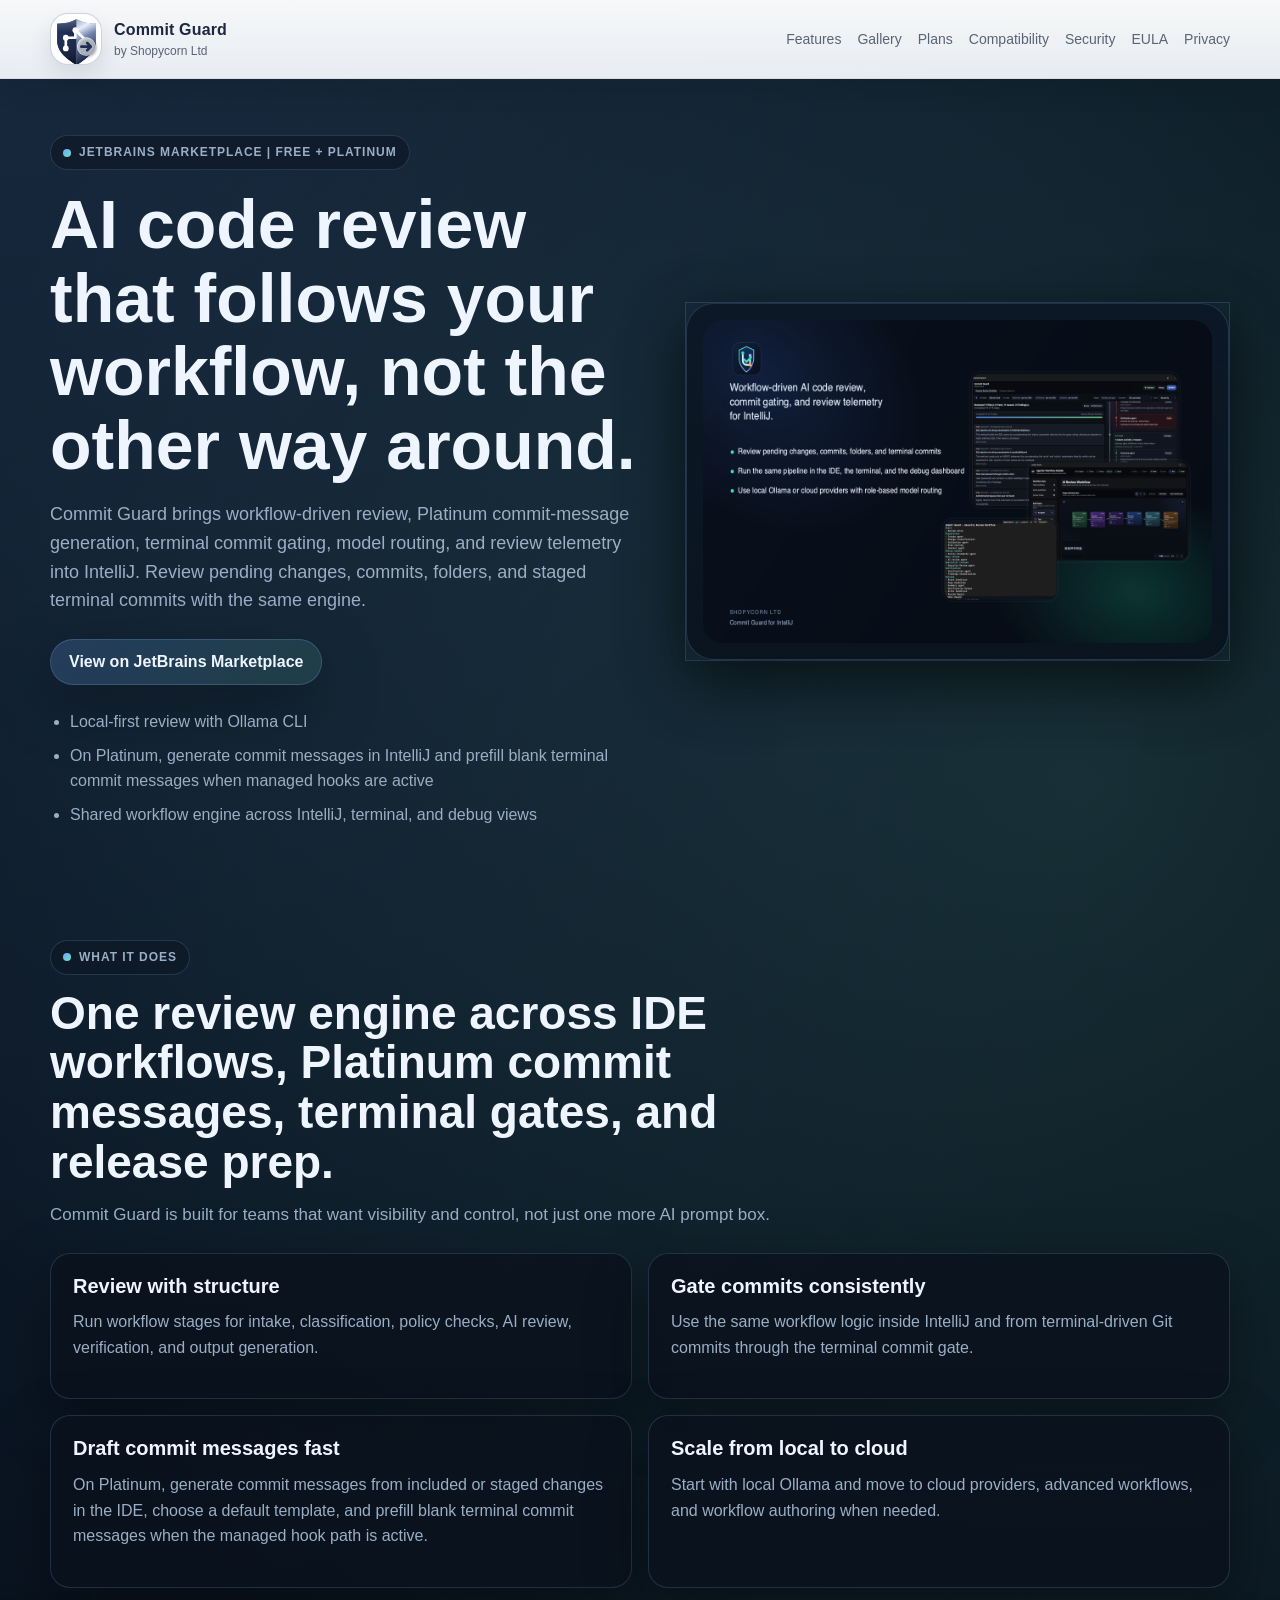
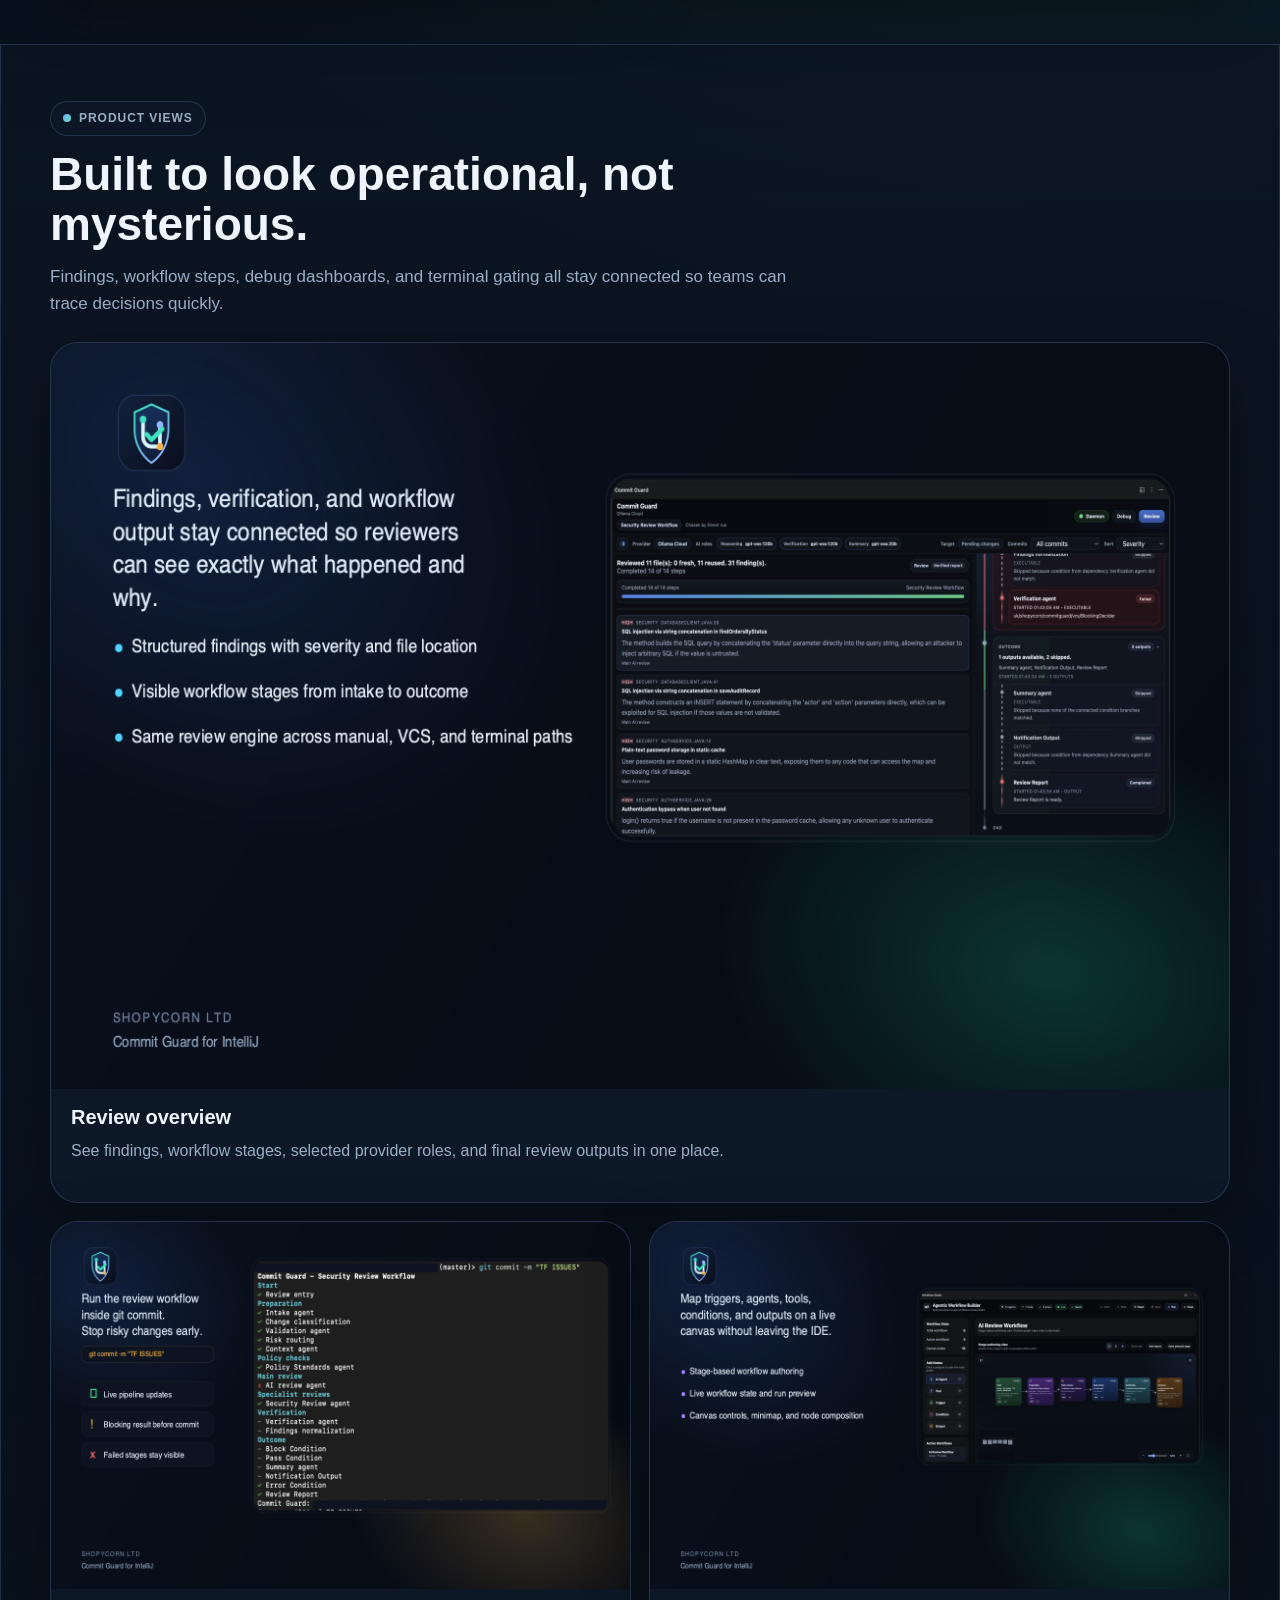
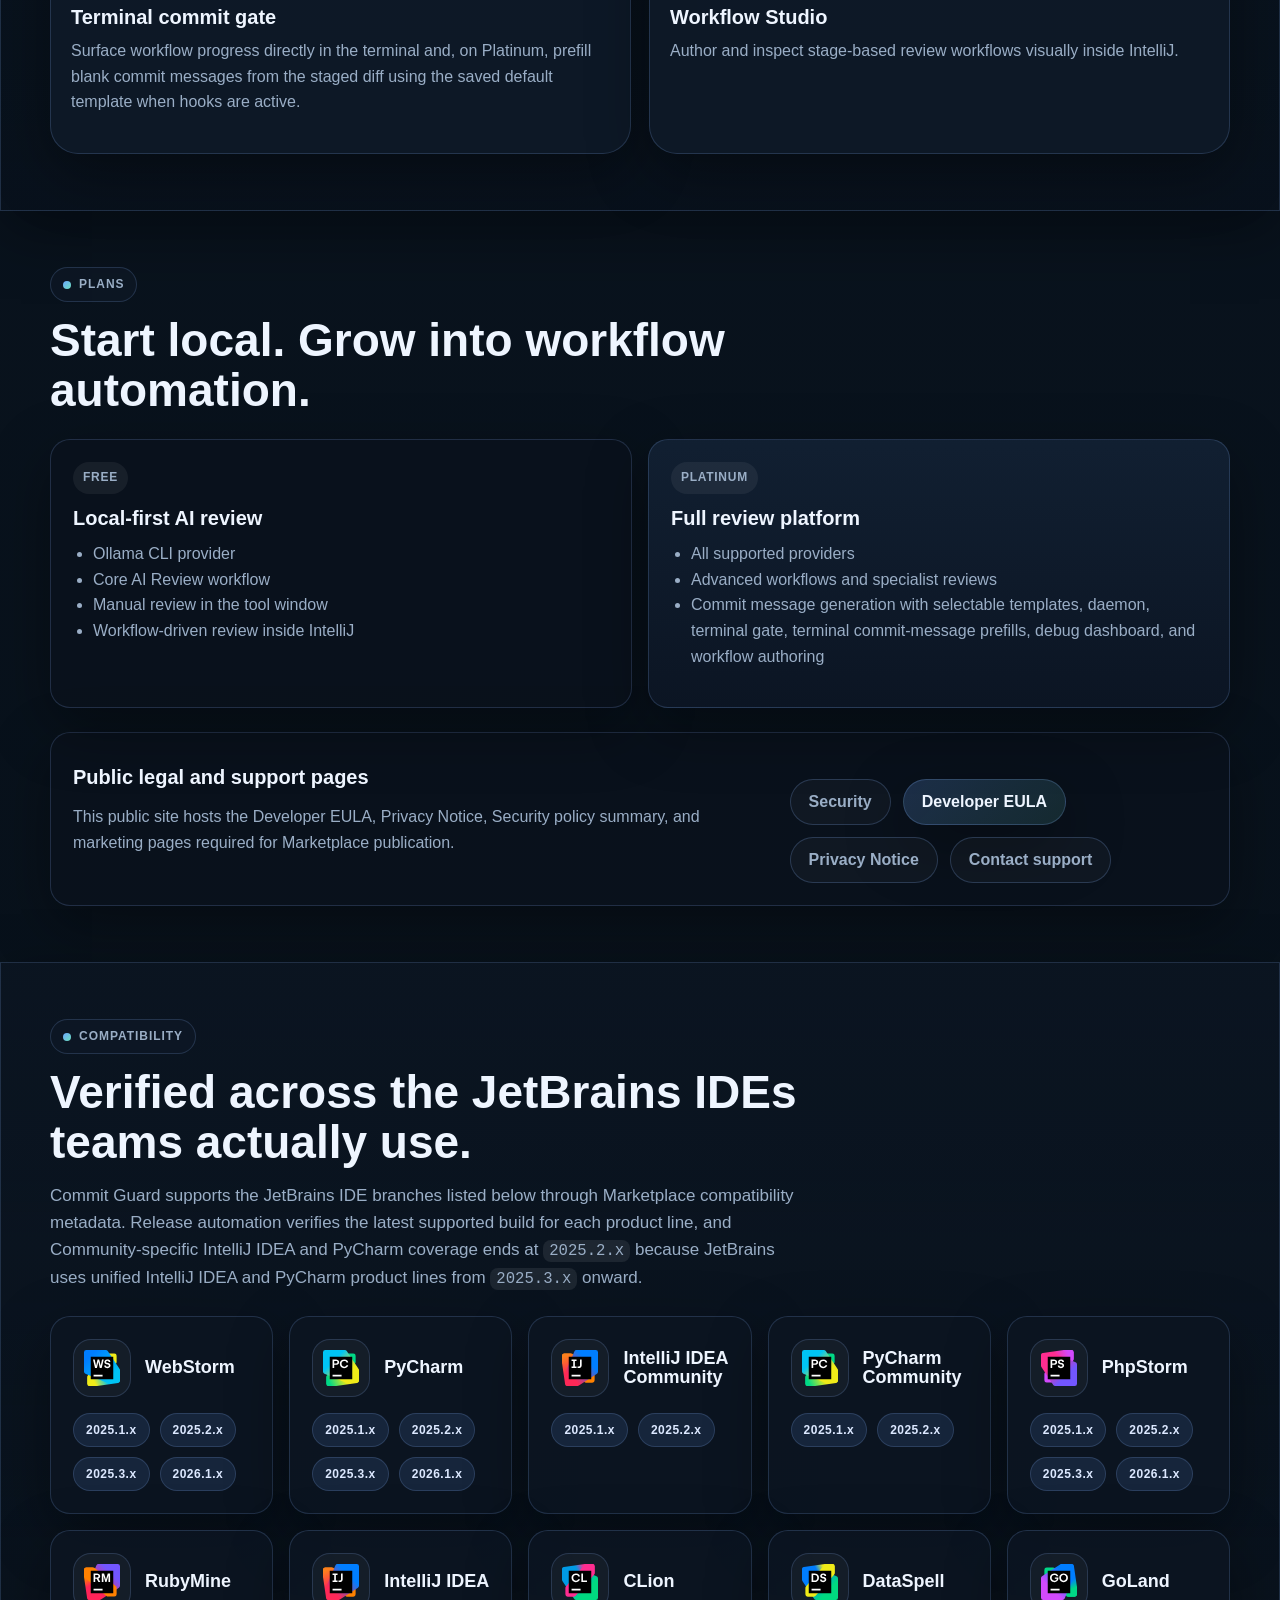
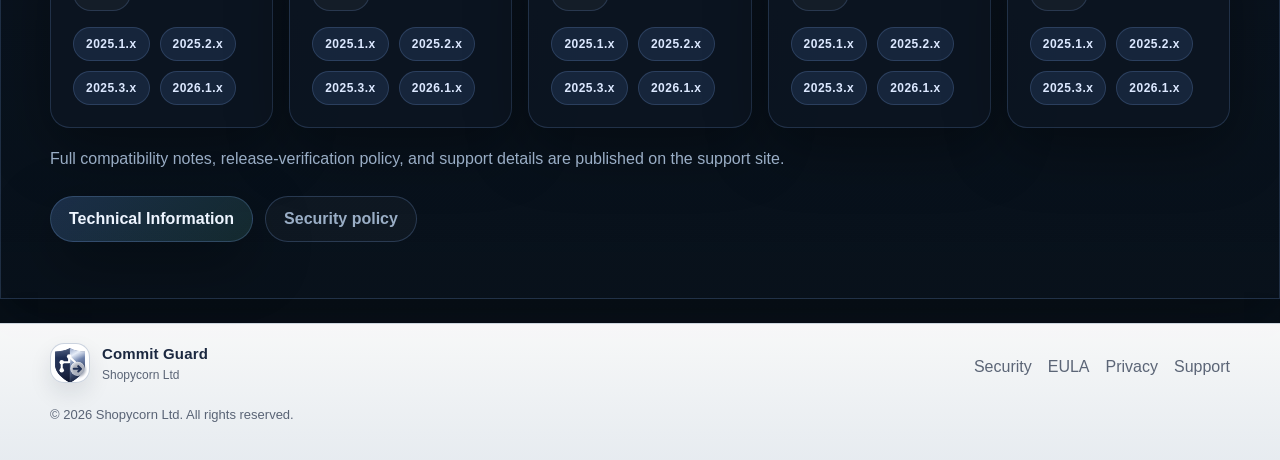
<file: index.html>
<!doctype html>
<html lang="en">
  <head>
    <meta charset="utf-8" />
    <meta name="viewport" content="width=device-width, initial-scale=1" />
    <title>Commit Guard | Workflow-Driven AI Code Review for IntelliJ</title>
    <meta
      name="description"
      content="Commit Guard is a workflow-driven AI code review plugin for IntelliJ with Platinum commit-message generation, local Ollama support, cloud providers, terminal commit gating, workflow authoring, and review telemetry."
    />
    <link rel="stylesheet" href="./assets/site.css" />
  </head>
  <body>
    <header class="site-header">
      <div class="container nav-shell">
        <a class="brand" href="./">
          <span class="brand-logo" aria-hidden="true">
            <img src="./assets/commit-guard-logo.svg" alt="Commit Guard logo" width="52" height="52" />
          </span>
          <span>
            <strong>Commit Guard</strong>
            <em>by Shopycorn Ltd</em>
          </span>
        </a>

        <nav class="site-nav" aria-label="Primary">
          <a href="#features">Features</a>
          <a href="#gallery">Gallery</a>
          <a href="#plans">Plans</a>
          <a href="#compatibility">Compatibility</a>
          <a href="./security/">Security</a>
          <a href="./eula/">EULA</a>
          <a href="./privacy/">Privacy</a>
        </nav>
      </div>
    </header>

    <main>
      <section class="hero-band">
        <div class="container hero-grid">
          <div class="hero-copy">
            <div class="eyebrow">JetBrains Marketplace | Free + Platinum</div>
            <h1>AI code review that follows your workflow, not the other way around.</h1>
            <p class="lede">
              Commit Guard brings workflow-driven review, Platinum commit-message generation, terminal commit gating, model
              routing, and review telemetry into IntelliJ. Review pending changes, commits, folders, and staged terminal
              commits with the same engine.
            </p>

            <div class="hero-actions">
              <a class="button" href="https://plugins.jetbrains.com/">View on JetBrains Marketplace</a>
            </div>

            <ul class="hero-points">
              <li>Local-first review with Ollama CLI</li>
              <li>On Platinum, generate commit messages in IntelliJ and prefill blank terminal commit messages when managed hooks are active</li>
              <li>Shared workflow engine across IntelliJ, terminal, and debug views</li>
            </ul>
          </div>

          <div class="hero-media">
            <div class="promo-frame">
              <img src="./assets/hero.png" alt="Commit Guard promo collage showing review, workflow, and terminal gating" />
            </div>
          </div>
        </div>
      </section>

      <section id="features" class="section">
        <div class="container">
          <div class="section-heading">
            <div class="eyebrow">What It Does</div>
            <h2>One review engine across IDE workflows, Platinum commit messages, terminal gates, and release prep.</h2>
            <p>
              Commit Guard is built for teams that want visibility and control, not just one more AI prompt box.
            </p>
          </div>

          <div class="card-grid feature-grid">
            <article class="info-card">
              <h3>Review with structure</h3>
              <p>
                Run workflow stages for intake, classification, policy checks, AI review, verification, and output generation.
              </p>
            </article>
            <article class="info-card">
              <h3>Gate commits consistently</h3>
              <p>
                Use the same workflow logic inside IntelliJ and from terminal-driven Git commits through the terminal commit gate.
              </p>
            </article>
            <article class="info-card">
              <h3>Draft commit messages fast</h3>
              <p>
                On Platinum, generate commit messages from included or staged changes in the IDE, choose a default template, and prefill blank terminal commit messages when the managed hook path is active.
              </p>
            </article>
            <article class="info-card">
              <h3>Scale from local to cloud</h3>
              <p>
                Start with local Ollama and move to cloud providers, advanced workflows, and workflow authoring when needed.
              </p>
            </article>
          </div>
        </div>
      </section>

      <section id="gallery" class="section section-contrast">
        <div class="container">
          <div class="section-heading">
            <div class="eyebrow">Product Views</div>
            <h2>Built to look operational, not mysterious.</h2>
            <p>
              Findings, workflow steps, debug dashboards, and terminal gating all stay connected so teams can trace decisions quickly.
            </p>
          </div>

          <div class="gallery-grid">
            <article class="gallery-card gallery-card-wide">
              <img src="./assets/review-overview.png" alt="Commit Guard review overview inside IntelliJ" />
              <div class="gallery-copy">
                <h3>Review overview</h3>
                <p>See findings, workflow stages, selected provider roles, and final review outputs in one place.</p>
              </div>
            </article>

            <article class="gallery-card">
              <img src="./assets/terminal-commit-gate.png" alt="Commit Guard terminal commit gate output" />
              <div class="gallery-copy">
                <h3>Terminal commit gate</h3>
                <p>Surface workflow progress directly in the terminal and, on Platinum, prefill blank commit messages from the staged diff using the saved default template when hooks are active.</p>
              </div>
            </article>

            <article class="gallery-card">
              <img src="./assets/workflow-studio.png" alt="Commit Guard workflow studio" />
              <div class="gallery-copy">
                <h3>Workflow Studio</h3>
                <p>Author and inspect stage-based review workflows visually inside IntelliJ.</p>
              </div>
            </article>
          </div>
        </div>
      </section>

      <section id="plans" class="section">
        <div class="container">
          <div class="section-heading">
            <div class="eyebrow">Plans</div>
            <h2>Start local. Grow into workflow automation.</h2>
          </div>

          <div class="card-grid plan-grid">
            <article class="plan-card">
              <div class="plan-tier">Free</div>
              <h3>Local-first AI review</h3>
              <ul>
                <li>Ollama CLI provider</li>
                <li>Core AI Review workflow</li>
                <li>Manual review in the tool window</li>
                <li>Workflow-driven review inside IntelliJ</li>
              </ul>
            </article>

            <article class="plan-card featured-plan">
              <div class="plan-tier">Platinum</div>
              <h3>Full review platform</h3>
              <ul>
                <li>All supported providers</li>
                <li>Advanced workflows and specialist reviews</li>
                <li>Commit message generation with selectable templates, daemon, terminal gate, terminal commit-message prefills, debug dashboard, and workflow authoring</li>
              </ul>
            </article>
          </div>

          <div class="cta-panel">
            <div>
              <h3>Public legal and support pages</h3>
              <p>This public site hosts the Developer EULA, Privacy Notice, Security policy summary, and marketing pages required for Marketplace publication.</p>
            </div>
            <div class="hero-actions">
              <a class="button secondary" href="./security/">Security</a>
              <a class="button" href="./eula/">Developer EULA</a>
              <a class="button secondary" href="./privacy/">Privacy Notice</a>
              <a class="button secondary" href="mailto:support@shopycorn.co.uk">Contact support</a>
            </div>
          </div>
        </div>
      </section>

      <section id="compatibility" class="section section-contrast">
        <div class="container">
          <div class="section-heading">
            <div class="eyebrow">Compatibility</div>
            <h2>Verified across the JetBrains IDEs teams actually use.</h2>
            <p>
              Commit Guard supports the JetBrains IDE branches listed below through Marketplace compatibility metadata. Release automation verifies the latest supported
              build for each product line, and Community-specific IntelliJ IDEA and PyCharm coverage ends at <code>2025.2.x</code> because JetBrains uses unified
              IntelliJ IDEA and PyCharm product lines from <code>2025.3.x</code> onward.
            </p>
          </div>

          <div class="compatibility-grid" aria-label="Supported JetBrains IDEs and version branches">
            <article class="ide-card">
              <div class="ide-card-header">
                <span class="ide-mark" aria-hidden="true">
                  <img src="./assets/ide-logos/webstorm.svg" alt="" width="64" height="64" loading="lazy" />
                </span>
                <h3>WebStorm</h3>
              </div>
              <div class="version-chips" aria-label="Supported versions for WebStorm">
                <span class="version-chip">2025.1.x</span>
                <span class="version-chip">2025.2.x</span>
                <span class="version-chip">2025.3.x</span>
                <span class="version-chip">2026.1.x</span>
              </div>
            </article>

            <article class="ide-card">
              <div class="ide-card-header">
                <span class="ide-mark" aria-hidden="true">
                  <img src="./assets/ide-logos/pycharm.svg" alt="" width="64" height="64" loading="lazy" />
                </span>
                <h3>PyCharm</h3>
              </div>
              <div class="version-chips" aria-label="Supported versions for PyCharm">
                <span class="version-chip">2025.1.x</span>
                <span class="version-chip">2025.2.x</span>
                <span class="version-chip">2025.3.x</span>
                <span class="version-chip">2026.1.x</span>
              </div>
            </article>

            <article class="ide-card">
              <div class="ide-card-header">
                <span class="ide-mark" aria-hidden="true">
                  <img src="./assets/ide-logos/intellij-idea.svg" alt="" width="64" height="64" loading="lazy" />
                </span>
                <h3>IntelliJ IDEA Community</h3>
              </div>
              <div class="version-chips" aria-label="Supported versions for IntelliJ IDEA Community">
                <span class="version-chip">2025.1.x</span>
                <span class="version-chip">2025.2.x</span>
              </div>
            </article>

            <article class="ide-card">
              <div class="ide-card-header">
                <span class="ide-mark" aria-hidden="true">
                  <img src="./assets/ide-logos/pycharm.svg" alt="" width="64" height="64" loading="lazy" />
                </span>
                <h3>PyCharm Community</h3>
              </div>
              <div class="version-chips" aria-label="Supported versions for PyCharm Community">
                <span class="version-chip">2025.1.x</span>
                <span class="version-chip">2025.2.x</span>
              </div>
            </article>

            <article class="ide-card">
              <div class="ide-card-header">
                <span class="ide-mark" aria-hidden="true">
                  <img src="./assets/ide-logos/phpstorm.svg" alt="" width="64" height="64" loading="lazy" />
                </span>
                <h3>PhpStorm</h3>
              </div>
              <div class="version-chips" aria-label="Supported versions for PhpStorm">
                <span class="version-chip">2025.1.x</span>
                <span class="version-chip">2025.2.x</span>
                <span class="version-chip">2025.3.x</span>
                <span class="version-chip">2026.1.x</span>
              </div>
            </article>

            <article class="ide-card">
              <div class="ide-card-header">
                <span class="ide-mark" aria-hidden="true">
                  <img src="./assets/ide-logos/rubymine.svg" alt="" width="64" height="64" loading="lazy" />
                </span>
                <h3>RubyMine</h3>
              </div>
              <div class="version-chips" aria-label="Supported versions for RubyMine">
                <span class="version-chip">2025.1.x</span>
                <span class="version-chip">2025.2.x</span>
                <span class="version-chip">2025.3.x</span>
                <span class="version-chip">2026.1.x</span>
              </div>
            </article>

            <article class="ide-card">
              <div class="ide-card-header">
                <span class="ide-mark" aria-hidden="true">
                  <img src="./assets/ide-logos/intellij-idea.svg" alt="" width="64" height="64" loading="lazy" />
                </span>
                <h3>IntelliJ IDEA</h3>
              </div>
              <div class="version-chips" aria-label="Supported versions for IntelliJ IDEA">
                <span class="version-chip">2025.1.x</span>
                <span class="version-chip">2025.2.x</span>
                <span class="version-chip">2025.3.x</span>
                <span class="version-chip">2026.1.x</span>
              </div>
            </article>

            <article class="ide-card">
              <div class="ide-card-header">
                <span class="ide-mark" aria-hidden="true">
                  <img src="./assets/ide-logos/clion.svg" alt="" width="64" height="64" loading="lazy" />
                </span>
                <h3>CLion</h3>
              </div>
              <div class="version-chips" aria-label="Supported versions for CLion">
                <span class="version-chip">2025.1.x</span>
                <span class="version-chip">2025.2.x</span>
                <span class="version-chip">2025.3.x</span>
                <span class="version-chip">2026.1.x</span>
              </div>
            </article>

            <article class="ide-card">
              <div class="ide-card-header">
                <span class="ide-mark" aria-hidden="true">
                  <img src="./assets/ide-logos/dataspell.svg" alt="" width="64" height="64" loading="lazy" />
                </span>
                <h3>DataSpell</h3>
              </div>
              <div class="version-chips" aria-label="Supported versions for DataSpell">
                <span class="version-chip">2025.1.x</span>
                <span class="version-chip">2025.2.x</span>
                <span class="version-chip">2025.3.x</span>
                <span class="version-chip">2026.1.x</span>
              </div>
            </article>

            <article class="ide-card">
              <div class="ide-card-header">
                <span class="ide-mark" aria-hidden="true">
                  <img src="./assets/ide-logos/goland.svg" alt="" width="64" height="64" loading="lazy" />
                </span>
                <h3>GoLand</h3>
              </div>
              <div class="version-chips" aria-label="Supported versions for GoLand">
                <span class="version-chip">2025.1.x</span>
                <span class="version-chip">2025.2.x</span>
                <span class="version-chip">2025.3.x</span>
                <span class="version-chip">2026.1.x</span>
              </div>
            </article>
          </div>

          <div class="compatibility-note">
            <p>Full compatibility notes, release-verification policy, and support details are published on the support site.</p>
          </div>

          <div class="hero-actions">
            <a class="button" href="https://shopycornltd.github.io/commit-guard-support/docs/technical-information/">Technical Information</a>
            <a class="button secondary" href="./security/">Security policy</a>
          </div>
        </div>
      </section>
    </main>

    <footer class="site-footer">
      <div class="container footer-grid">
        <div>
          <a class="brand brand-footer" href="./">
            <span class="brand-logo" aria-hidden="true">
              <img src="./assets/commit-guard-logo.svg" alt="" width="40" height="40" />
            </span>
            <span>
              <strong>Commit Guard</strong>
              <em>Shopycorn Ltd</em>
            </span>
          </a>
        </div>
        <div class="footer-links">
          <a href="./security/">Security</a>
          <a href="./eula/">EULA</a>
          <a href="./privacy/">Privacy</a>
          <a href="mailto:support@shopycorn.co.uk">Support</a>
        </div>
      </div>
      <div class="container footer-copy">
        <span>&copy; 2026 Shopycorn Ltd. All rights reserved.</span>
      </div>
    </footer>
  </body>
</html>
</file>
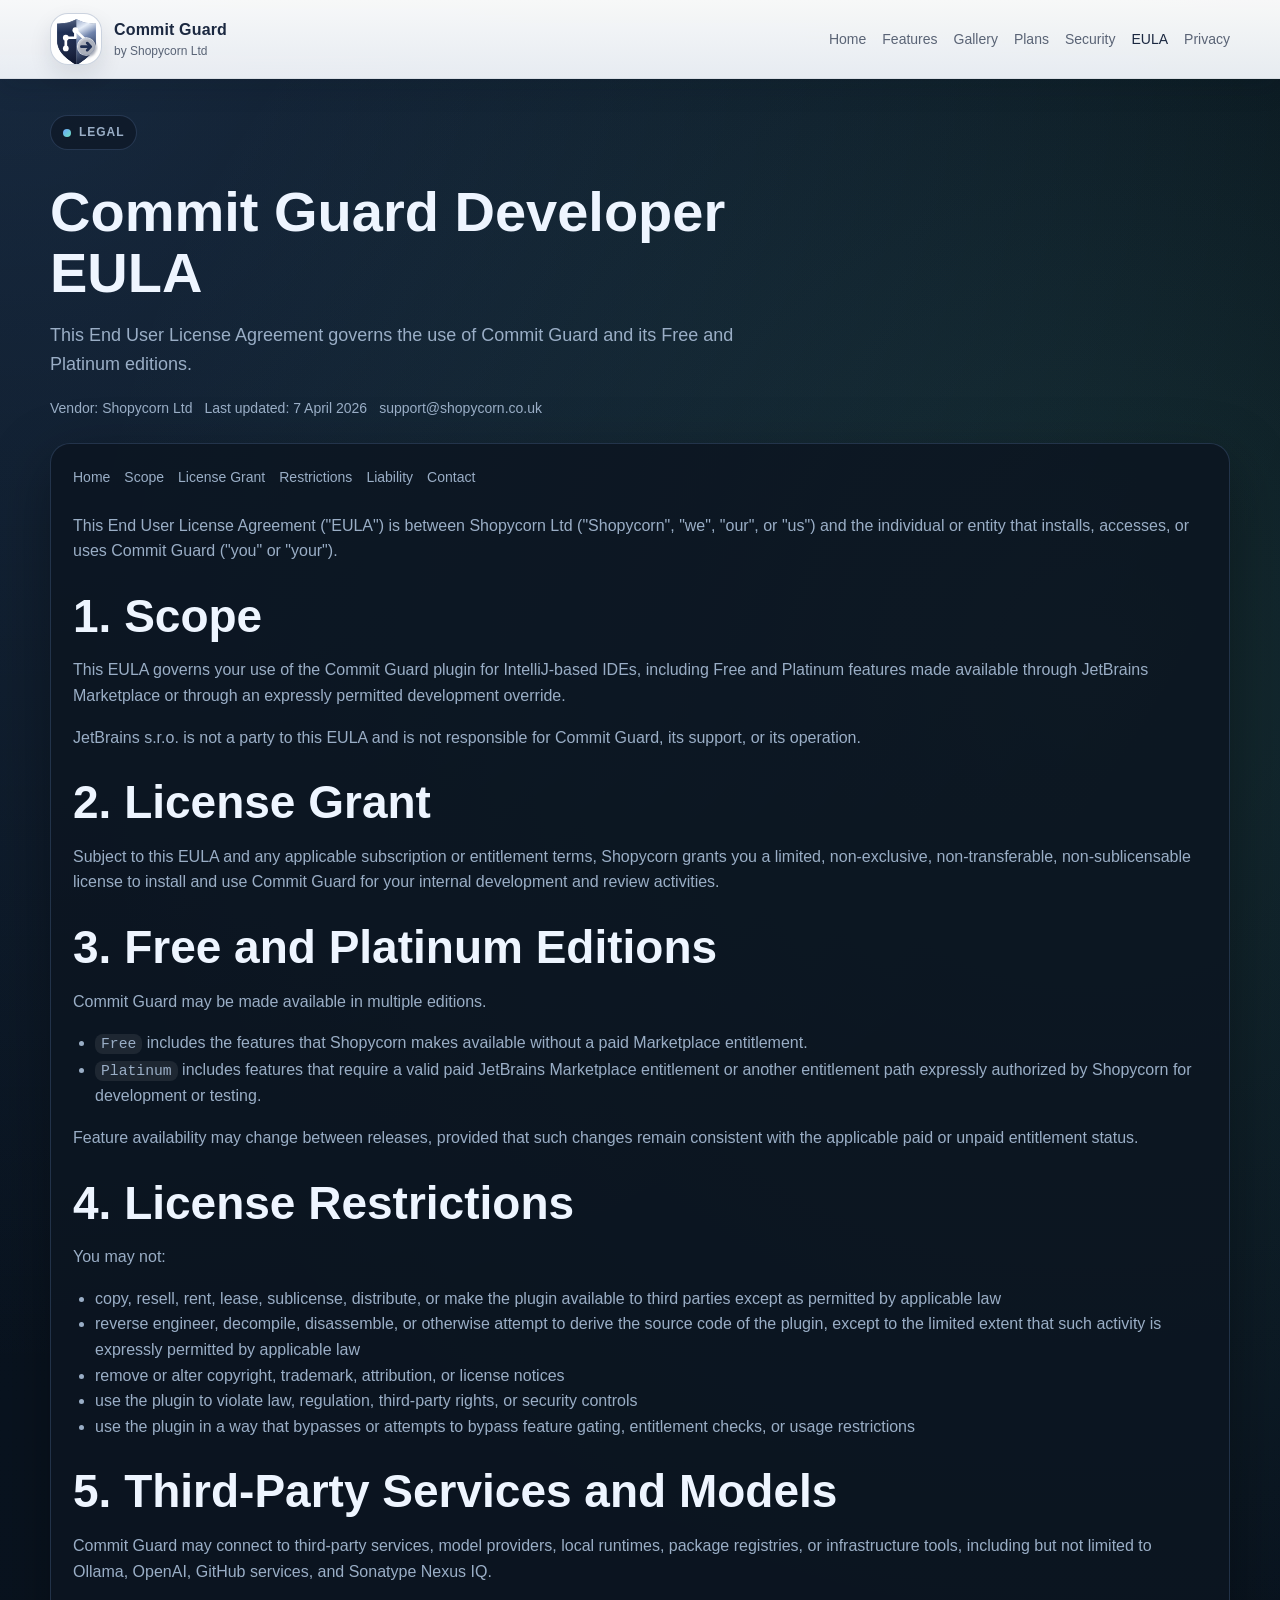
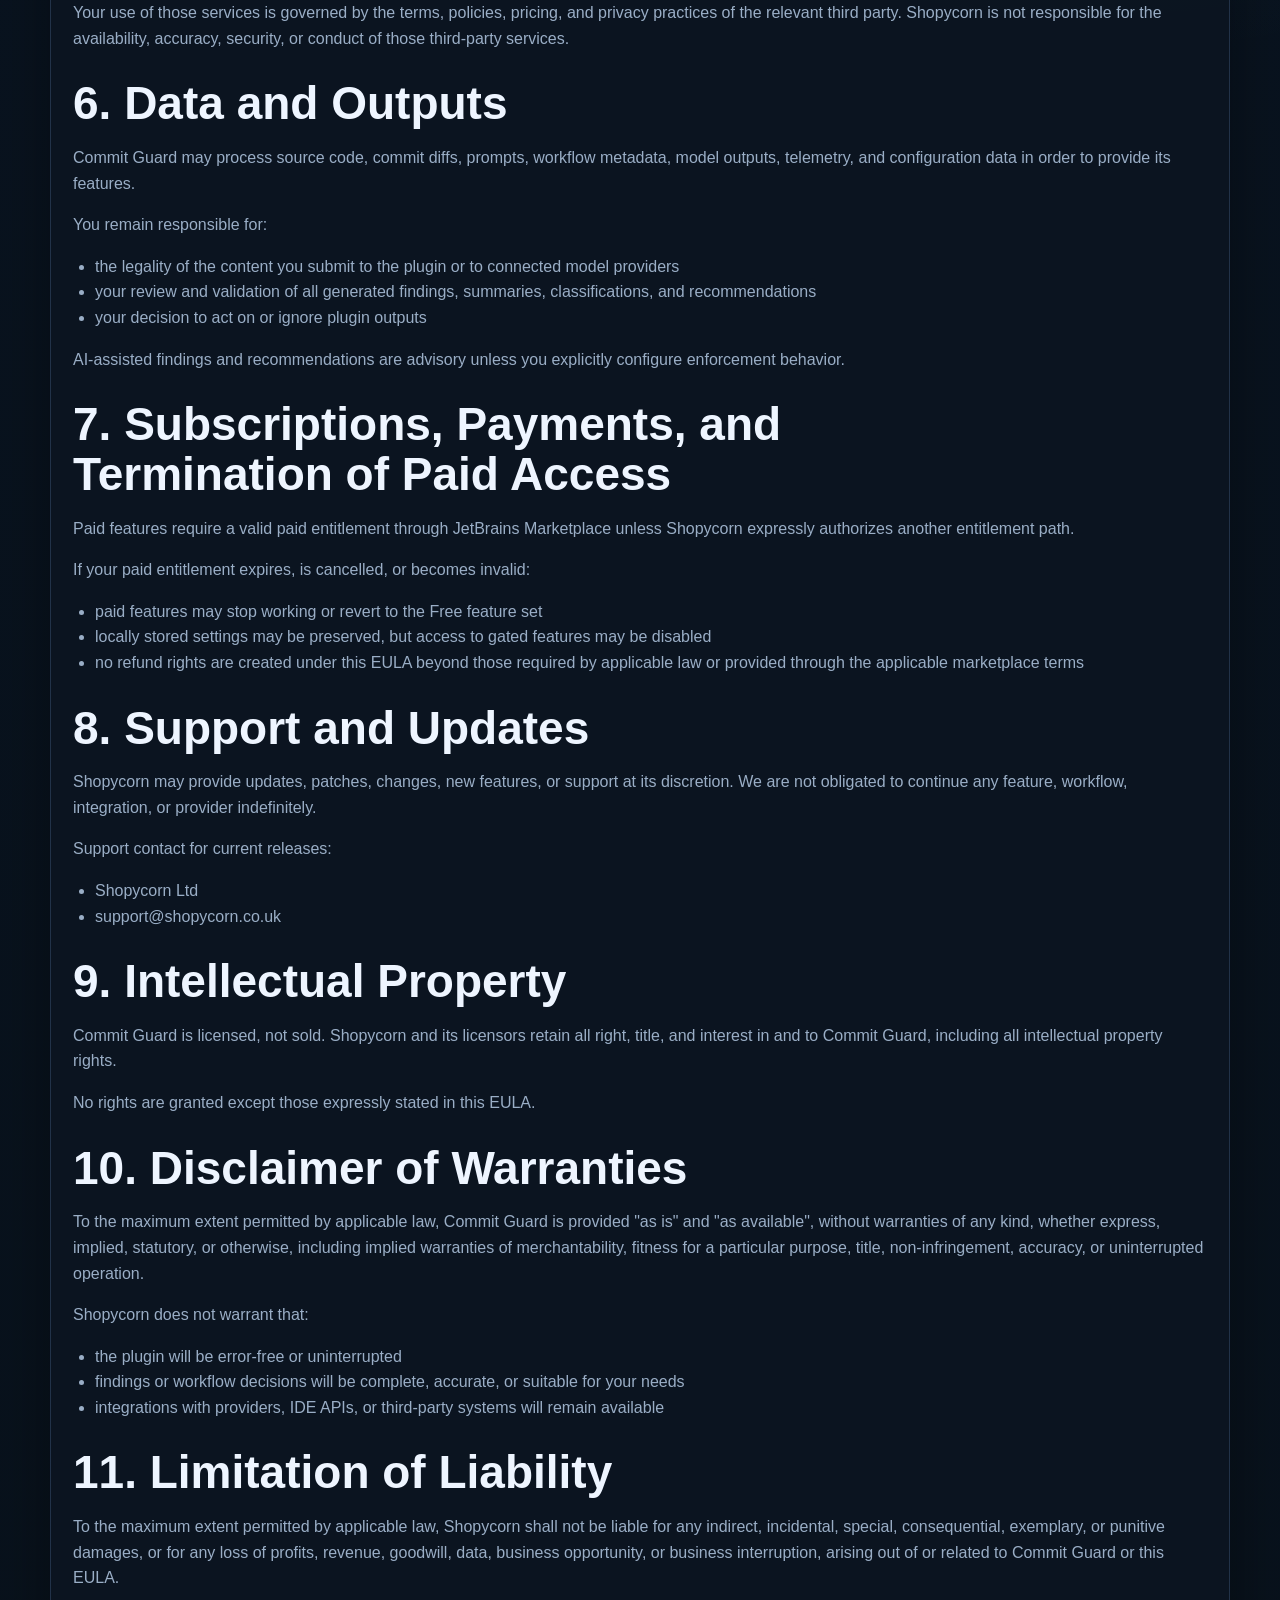
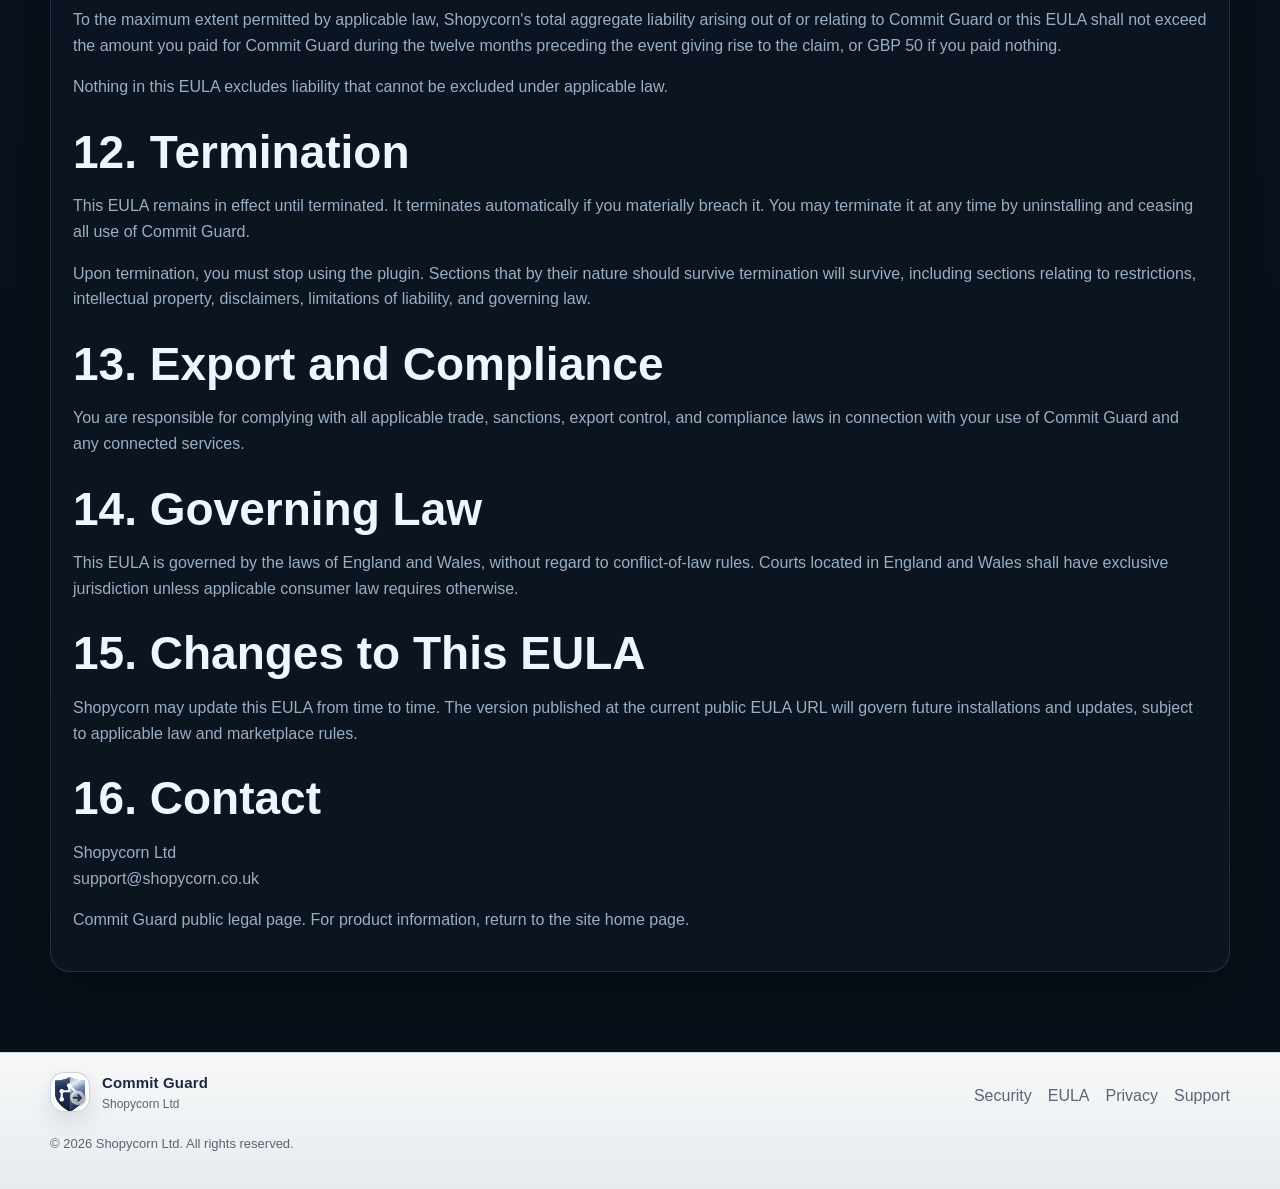
<file: eula/index.html>
<!doctype html>
<html lang="en">
  <head>
    <meta charset="utf-8" />
    <meta name="viewport" content="width=device-width, initial-scale=1" />
    <title>Commit Guard Developer EULA</title>
    <meta
      name="description"
      content="Commit Guard Developer EULA published by Shopycorn Ltd for JetBrains Marketplace and plugin users."
    />
    <link rel="stylesheet" href="../assets/site.css" />
  </head>
  <body>
    <header class="site-header">
      <div class="container nav-shell">
        <a class="brand" href="../">
          <span class="brand-logo" aria-hidden="true">
            <img src="../assets/commit-guard-logo.svg" alt="Commit Guard logo" width="52" height="52" />
          </span>
          <span>
            <strong>Commit Guard</strong>
            <em>by Shopycorn Ltd</em>
          </span>
        </a>

        <nav class="site-nav" aria-label="Primary">
          <a href="../">Home</a>
          <a href="../#features">Features</a>
          <a href="../#gallery">Gallery</a>
          <a href="../#plans">Plans</a>
          <a href="../security/">Security</a>
          <a href="../eula/" aria-current="page">EULA</a>
          <a href="../privacy/">Privacy</a>
        </nav>
      </div>
    </header>

    <main class="legal legal-shell">
      <div class="container">
        <section class="legal-hero">
          <div class="eyebrow">Legal</div>
          <h1>Commit Guard Developer EULA</h1>
          <p class="lede">
            This End User License Agreement governs the use of Commit Guard and its Free and Platinum editions.
          </p>
          <div class="meta">
            <span>Vendor: Shopycorn Ltd</span>
            <span>Last updated: 7 April 2026</span>
            <span><a href="mailto:support@shopycorn.co.uk">support@shopycorn.co.uk</a></span>
          </div>
        </section>

        <section class="legal-panel">
          <nav class="nav">
            <a href="../">Home</a>
            <a href="#scope">Scope</a>
            <a href="#license-grant">License Grant</a>
            <a href="#restrictions">Restrictions</a>
            <a href="#liability">Liability</a>
            <a href="#contact">Contact</a>
          </nav>

          <p>
            This End User License Agreement ("EULA") is between Shopycorn Ltd ("Shopycorn", "we", "our", or "us") and the
            individual or entity that installs, accesses, or uses Commit Guard ("you" or "your").
          </p>

          <h2 id="scope">1. Scope</h2>
          <p>
            This EULA governs your use of the Commit Guard plugin for IntelliJ-based IDEs, including Free and Platinum
            features made available through JetBrains Marketplace or through an expressly permitted development override.
          </p>
          <p>
            JetBrains s.r.o. is not a party to this EULA and is not responsible for Commit Guard, its support, or its operation.
          </p>

          <h2 id="license-grant">2. License Grant</h2>
          <p>
            Subject to this EULA and any applicable subscription or entitlement terms, Shopycorn grants you a limited,
            non-exclusive, non-transferable, non-sublicensable license to install and use Commit Guard for your internal
            development and review activities.
          </p>

          <h2>3. Free and Platinum Editions</h2>
          <p>Commit Guard may be made available in multiple editions.</p>
          <ul>
            <li><code>Free</code> includes the features that Shopycorn makes available without a paid Marketplace entitlement.</li>
            <li><code>Platinum</code> includes features that require a valid paid JetBrains Marketplace entitlement or another entitlement path expressly authorized by Shopycorn for development or testing.</li>
          </ul>
          <p>
            Feature availability may change between releases, provided that such changes remain consistent with the applicable paid or unpaid entitlement status.
          </p>

          <h2 id="restrictions">4. License Restrictions</h2>
          <p>You may not:</p>
          <ul>
            <li>copy, resell, rent, lease, sublicense, distribute, or make the plugin available to third parties except as permitted by applicable law</li>
            <li>reverse engineer, decompile, disassemble, or otherwise attempt to derive the source code of the plugin, except to the limited extent that such activity is expressly permitted by applicable law</li>
            <li>remove or alter copyright, trademark, attribution, or license notices</li>
            <li>use the plugin to violate law, regulation, third-party rights, or security controls</li>
            <li>use the plugin in a way that bypasses or attempts to bypass feature gating, entitlement checks, or usage restrictions</li>
          </ul>

          <h2>5. Third-Party Services and Models</h2>
          <p>
            Commit Guard may connect to third-party services, model providers, local runtimes, package registries, or infrastructure tools,
            including but not limited to Ollama, OpenAI, GitHub services, and Sonatype Nexus IQ.
          </p>
          <p>
            Your use of those services is governed by the terms, policies, pricing, and privacy practices of the relevant third party.
            Shopycorn is not responsible for the availability, accuracy, security, or conduct of those third-party services.
          </p>

          <h2>6. Data and Outputs</h2>
          <p>
            Commit Guard may process source code, commit diffs, prompts, workflow metadata, model outputs, telemetry, and configuration data
            in order to provide its features.
          </p>
          <p>You remain responsible for:</p>
          <ul>
            <li>the legality of the content you submit to the plugin or to connected model providers</li>
            <li>your review and validation of all generated findings, summaries, classifications, and recommendations</li>
            <li>your decision to act on or ignore plugin outputs</li>
          </ul>
          <p>AI-assisted findings and recommendations are advisory unless you explicitly configure enforcement behavior.</p>

          <h2>7. Subscriptions, Payments, and Termination of Paid Access</h2>
          <p>
            Paid features require a valid paid entitlement through JetBrains Marketplace unless Shopycorn expressly authorizes another entitlement path.
          </p>
          <p>If your paid entitlement expires, is cancelled, or becomes invalid:</p>
          <ul>
            <li>paid features may stop working or revert to the Free feature set</li>
            <li>locally stored settings may be preserved, but access to gated features may be disabled</li>
            <li>no refund rights are created under this EULA beyond those required by applicable law or provided through the applicable marketplace terms</li>
          </ul>

          <h2>8. Support and Updates</h2>
          <p>
            Shopycorn may provide updates, patches, changes, new features, or support at its discretion. We are not obligated to continue any feature,
            workflow, integration, or provider indefinitely.
          </p>
          <p>Support contact for current releases:</p>
          <ul>
            <li>Shopycorn Ltd</li>
            <li><a href="mailto:support@shopycorn.co.uk">support@shopycorn.co.uk</a></li>
          </ul>

          <h2>9. Intellectual Property</h2>
          <p>
            Commit Guard is licensed, not sold. Shopycorn and its licensors retain all right, title, and interest in and to Commit Guard,
            including all intellectual property rights.
          </p>
          <p>No rights are granted except those expressly stated in this EULA.</p>

          <h2>10. Disclaimer of Warranties</h2>
          <p>
            To the maximum extent permitted by applicable law, Commit Guard is provided "as is" and "as available", without warranties of any kind,
            whether express, implied, statutory, or otherwise, including implied warranties of merchantability, fitness for a particular purpose,
            title, non-infringement, accuracy, or uninterrupted operation.
          </p>
          <p>Shopycorn does not warrant that:</p>
          <ul>
            <li>the plugin will be error-free or uninterrupted</li>
            <li>findings or workflow decisions will be complete, accurate, or suitable for your needs</li>
            <li>integrations with providers, IDE APIs, or third-party systems will remain available</li>
          </ul>

          <h2 id="liability">11. Limitation of Liability</h2>
          <p>
            To the maximum extent permitted by applicable law, Shopycorn shall not be liable for any indirect, incidental, special, consequential,
            exemplary, or punitive damages, or for any loss of profits, revenue, goodwill, data, business opportunity, or business interruption,
            arising out of or related to Commit Guard or this EULA.
          </p>
          <p>
            To the maximum extent permitted by applicable law, Shopycorn's total aggregate liability arising out of or relating to Commit Guard or this EULA
            shall not exceed the amount you paid for Commit Guard during the twelve months preceding the event giving rise to the claim, or GBP 50 if you paid nothing.
          </p>
          <p>Nothing in this EULA excludes liability that cannot be excluded under applicable law.</p>

          <h2>12. Termination</h2>
          <p>
            This EULA remains in effect until terminated. It terminates automatically if you materially breach it.
            You may terminate it at any time by uninstalling and ceasing all use of Commit Guard.
          </p>
          <p>
            Upon termination, you must stop using the plugin. Sections that by their nature should survive termination will survive,
            including sections relating to restrictions, intellectual property, disclaimers, limitations of liability, and governing law.
          </p>

          <h2>13. Export and Compliance</h2>
          <p>
            You are responsible for complying with all applicable trade, sanctions, export control, and compliance laws in connection with your use of
            Commit Guard and any connected services.
          </p>

          <h2>14. Governing Law</h2>
          <p>
            This EULA is governed by the laws of England and Wales, without regard to conflict-of-law rules.
            Courts located in England and Wales shall have exclusive jurisdiction unless applicable consumer law requires otherwise.
          </p>

          <h2>15. Changes to This EULA</h2>
          <p>
            Shopycorn may update this EULA from time to time. The version published at the current public EULA URL will govern future installations and updates,
            subject to applicable law and marketplace rules.
          </p>

          <h2 id="contact">16. Contact</h2>
          <p>
            Shopycorn Ltd<br />
            <a href="mailto:support@shopycorn.co.uk">support@shopycorn.co.uk</a>
          </p>

          <p class="footer">
            Commit Guard public legal page. For product information, return to the <a href="../">site home page</a>.
          </p>
        </section>
      </div>
    </main>

    <footer class="site-footer">
      <div class="container footer-grid">
        <div>
          <a class="brand brand-footer" href="../">
            <span class="brand-logo" aria-hidden="true">
              <img src="../assets/commit-guard-logo.svg" alt="" width="40" height="40" />
            </span>
            <span>
              <strong>Commit Guard</strong>
              <em>Shopycorn Ltd</em>
            </span>
          </a>
        </div>
        <div class="footer-links">
          <a href="../security/">Security</a>
          <a href="../eula/">EULA</a>
          <a href="../privacy/">Privacy</a>
          <a href="mailto:support@shopycorn.co.uk">Support</a>
        </div>
      </div>
      <div class="container footer-copy">
        <span>&copy; 2026 Shopycorn Ltd. All rights reserved.</span>
      </div>
    </footer>
  </body>
</html>
</file>
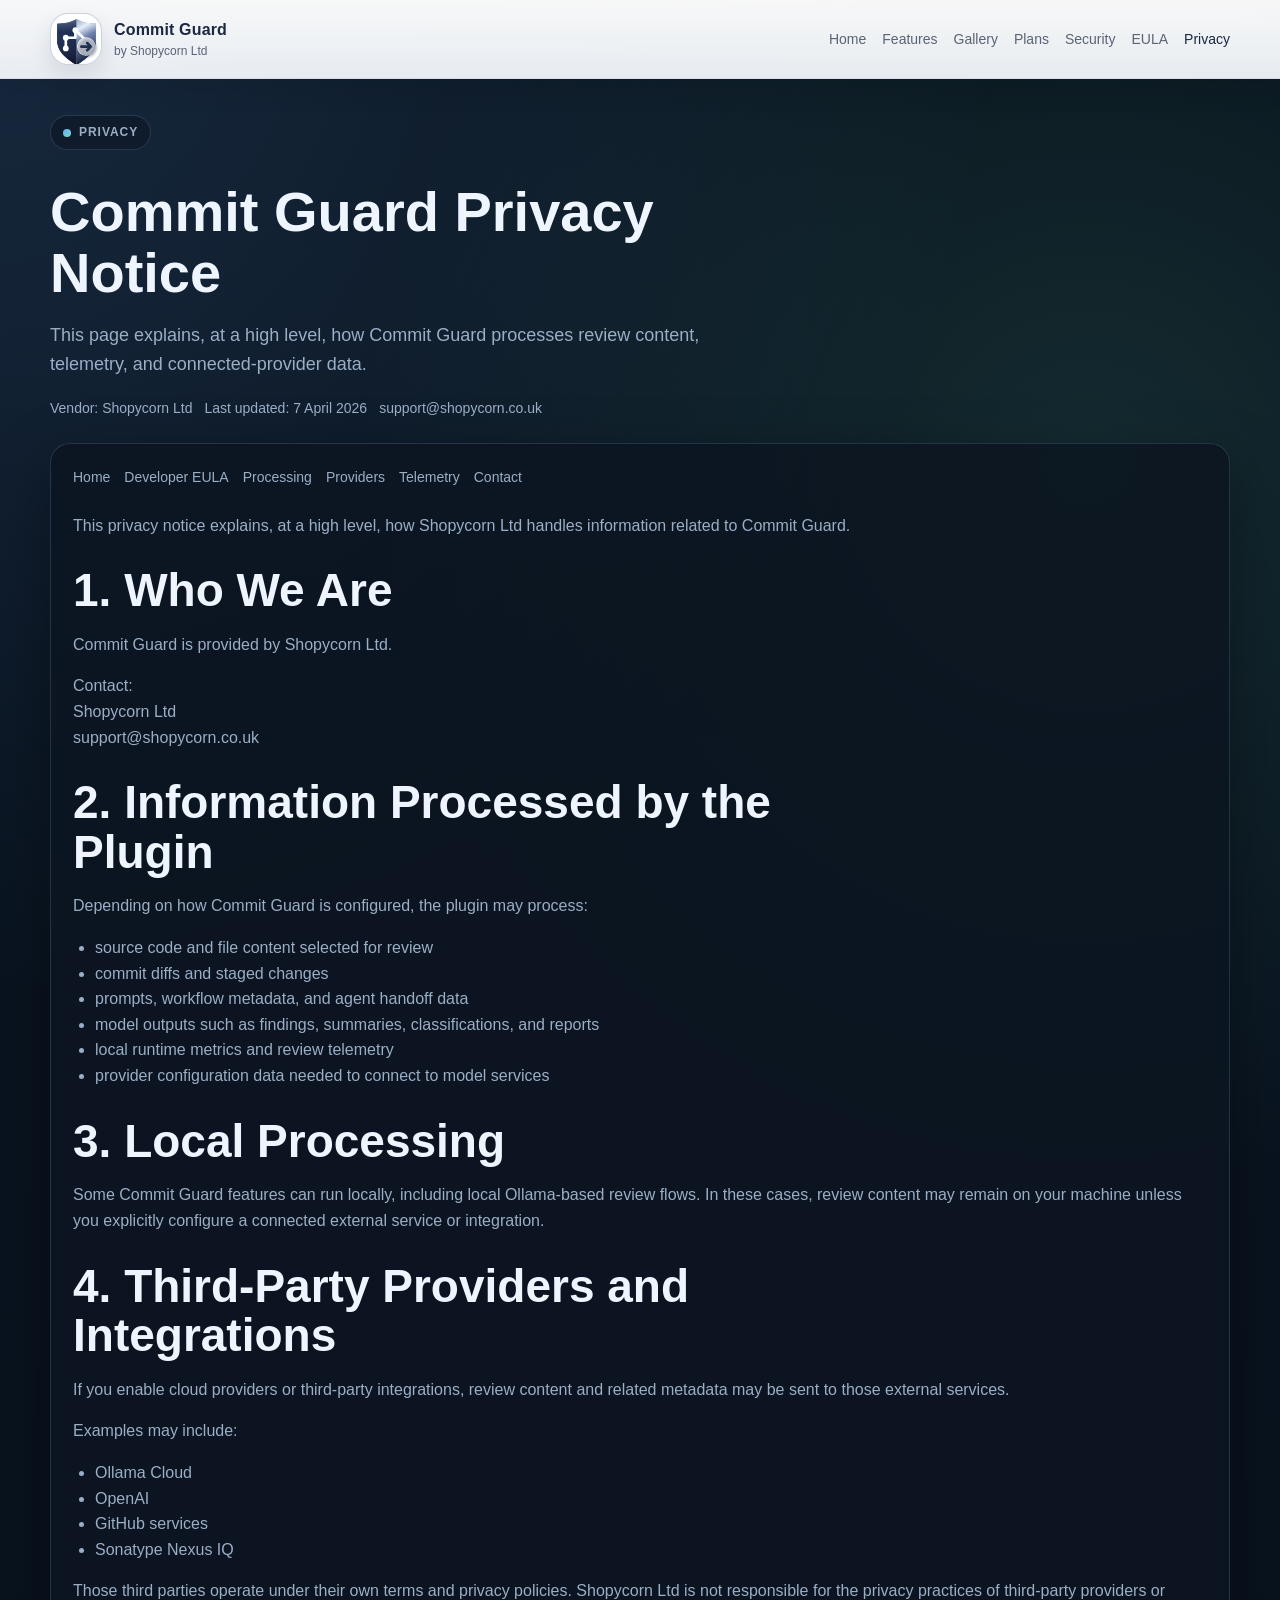
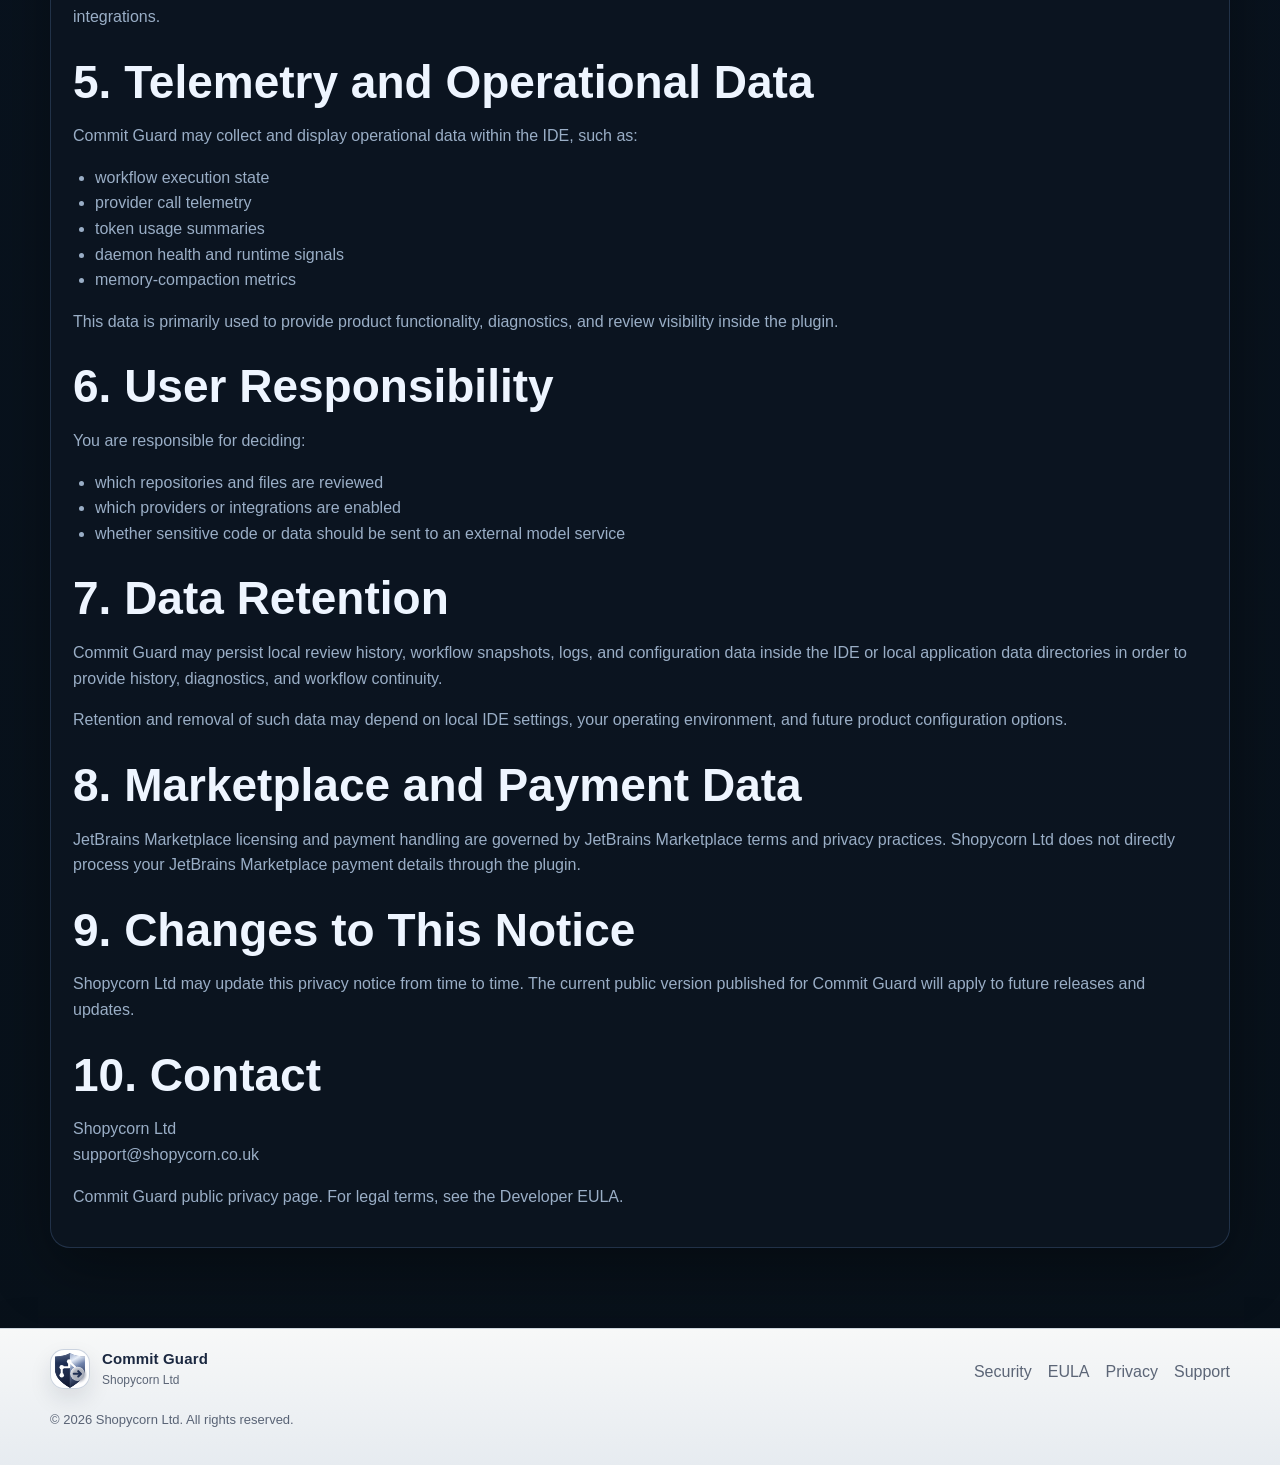
<file: privacy/index.html>
<!doctype html>
<html lang="en">
  <head>
    <meta charset="utf-8" />
    <meta name="viewport" content="width=device-width, initial-scale=1" />
    <title>Commit Guard Privacy Notice</title>
    <meta
      name="description"
      content="Commit Guard privacy notice published by Shopycorn Ltd for JetBrains Marketplace and plugin users."
    />
    <link rel="stylesheet" href="../assets/site.css" />
  </head>
  <body>
    <header class="site-header">
      <div class="container nav-shell">
        <a class="brand" href="../">
          <span class="brand-logo" aria-hidden="true">
            <img src="../assets/commit-guard-logo.svg" alt="Commit Guard logo" width="52" height="52" />
          </span>
          <span>
            <strong>Commit Guard</strong>
            <em>by Shopycorn Ltd</em>
          </span>
        </a>

        <nav class="site-nav" aria-label="Primary">
          <a href="../">Home</a>
          <a href="../#features">Features</a>
          <a href="../#gallery">Gallery</a>
          <a href="../#plans">Plans</a>
          <a href="../security/">Security</a>
          <a href="../eula/">EULA</a>
          <a href="../privacy/" aria-current="page">Privacy</a>
        </nav>
      </div>
    </header>

    <main class="legal legal-shell">
      <div class="container">
        <section class="legal-hero">
          <div class="eyebrow">Privacy</div>
          <h1>Commit Guard Privacy Notice</h1>
          <p class="lede">
            This page explains, at a high level, how Commit Guard processes review content, telemetry, and connected-provider data.
          </p>
          <div class="meta">
            <span>Vendor: Shopycorn Ltd</span>
            <span>Last updated: 7 April 2026</span>
            <span><a href="mailto:support@shopycorn.co.uk">support@shopycorn.co.uk</a></span>
          </div>
        </section>

        <section class="legal-panel">
          <nav class="nav">
            <a href="../">Home</a>
            <a href="../eula/">Developer EULA</a>
            <a href="#processing">Processing</a>
            <a href="#providers">Providers</a>
            <a href="#telemetry">Telemetry</a>
            <a href="#contact">Contact</a>
          </nav>

          <p>
            This privacy notice explains, at a high level, how Shopycorn Ltd handles information related to Commit Guard.
          </p>

          <h2>1. Who We Are</h2>
          <p>Commit Guard is provided by Shopycorn Ltd.</p>
          <p>
            Contact:<br />
            Shopycorn Ltd<br />
            <a href="mailto:support@shopycorn.co.uk">support@shopycorn.co.uk</a>
          </p>

          <h2 id="processing">2. Information Processed by the Plugin</h2>
          <p>Depending on how Commit Guard is configured, the plugin may process:</p>
          <ul>
            <li>source code and file content selected for review</li>
            <li>commit diffs and staged changes</li>
            <li>prompts, workflow metadata, and agent handoff data</li>
            <li>model outputs such as findings, summaries, classifications, and reports</li>
            <li>local runtime metrics and review telemetry</li>
            <li>provider configuration data needed to connect to model services</li>
          </ul>

          <h2>3. Local Processing</h2>
          <p>
            Some Commit Guard features can run locally, including local Ollama-based review flows. In these cases, review content may remain on your machine
            unless you explicitly configure a connected external service or integration.
          </p>

          <h2 id="providers">4. Third-Party Providers and Integrations</h2>
          <p>If you enable cloud providers or third-party integrations, review content and related metadata may be sent to those external services.</p>
          <p>Examples may include:</p>
          <ul>
            <li>Ollama Cloud</li>
            <li>OpenAI</li>
            <li>GitHub services</li>
            <li>Sonatype Nexus IQ</li>
          </ul>
          <p>
            Those third parties operate under their own terms and privacy policies. Shopycorn Ltd is not responsible for the privacy practices
            of third-party providers or integrations.
          </p>

          <h2 id="telemetry">5. Telemetry and Operational Data</h2>
          <p>Commit Guard may collect and display operational data within the IDE, such as:</p>
          <ul>
            <li>workflow execution state</li>
            <li>provider call telemetry</li>
            <li>token usage summaries</li>
            <li>daemon health and runtime signals</li>
            <li>memory-compaction metrics</li>
          </ul>
          <p>This data is primarily used to provide product functionality, diagnostics, and review visibility inside the plugin.</p>

          <h2>6. User Responsibility</h2>
          <p>You are responsible for deciding:</p>
          <ul>
            <li>which repositories and files are reviewed</li>
            <li>which providers or integrations are enabled</li>
            <li>whether sensitive code or data should be sent to an external model service</li>
          </ul>

          <h2>7. Data Retention</h2>
          <p>
            Commit Guard may persist local review history, workflow snapshots, logs, and configuration data inside the IDE or local application data directories
            in order to provide history, diagnostics, and workflow continuity.
          </p>
          <p>
            Retention and removal of such data may depend on local IDE settings, your operating environment, and future product configuration options.
          </p>

          <h2>8. Marketplace and Payment Data</h2>
          <p>
            JetBrains Marketplace licensing and payment handling are governed by JetBrains Marketplace terms and privacy practices.
            Shopycorn Ltd does not directly process your JetBrains Marketplace payment details through the plugin.
          </p>

          <h2>9. Changes to This Notice</h2>
          <p>
            Shopycorn Ltd may update this privacy notice from time to time. The current public version published for Commit Guard will apply to future releases and updates.
          </p>

          <h2 id="contact">10. Contact</h2>
          <p>
            Shopycorn Ltd<br />
            <a href="mailto:support@shopycorn.co.uk">support@shopycorn.co.uk</a>
          </p>

          <p class="footer">
            Commit Guard public privacy page. For legal terms, see the <a href="../eula/">Developer EULA</a>.
          </p>
        </section>
      </div>
    </main>

    <footer class="site-footer">
      <div class="container footer-grid">
        <div>
          <a class="brand brand-footer" href="../">
            <span class="brand-logo" aria-hidden="true">
              <img src="../assets/commit-guard-logo.svg" alt="" width="40" height="40" />
            </span>
            <span>
              <strong>Commit Guard</strong>
              <em>Shopycorn Ltd</em>
            </span>
          </a>
        </div>
        <div class="footer-links">
          <a href="../security/">Security</a>
          <a href="../eula/">EULA</a>
          <a href="../privacy/">Privacy</a>
          <a href="mailto:support@shopycorn.co.uk">Support</a>
        </div>
      </div>
      <div class="container footer-copy">
        <span>&copy; 2026 Shopycorn Ltd. All rights reserved.</span>
      </div>
    </footer>
  </body>
</html>
</file>
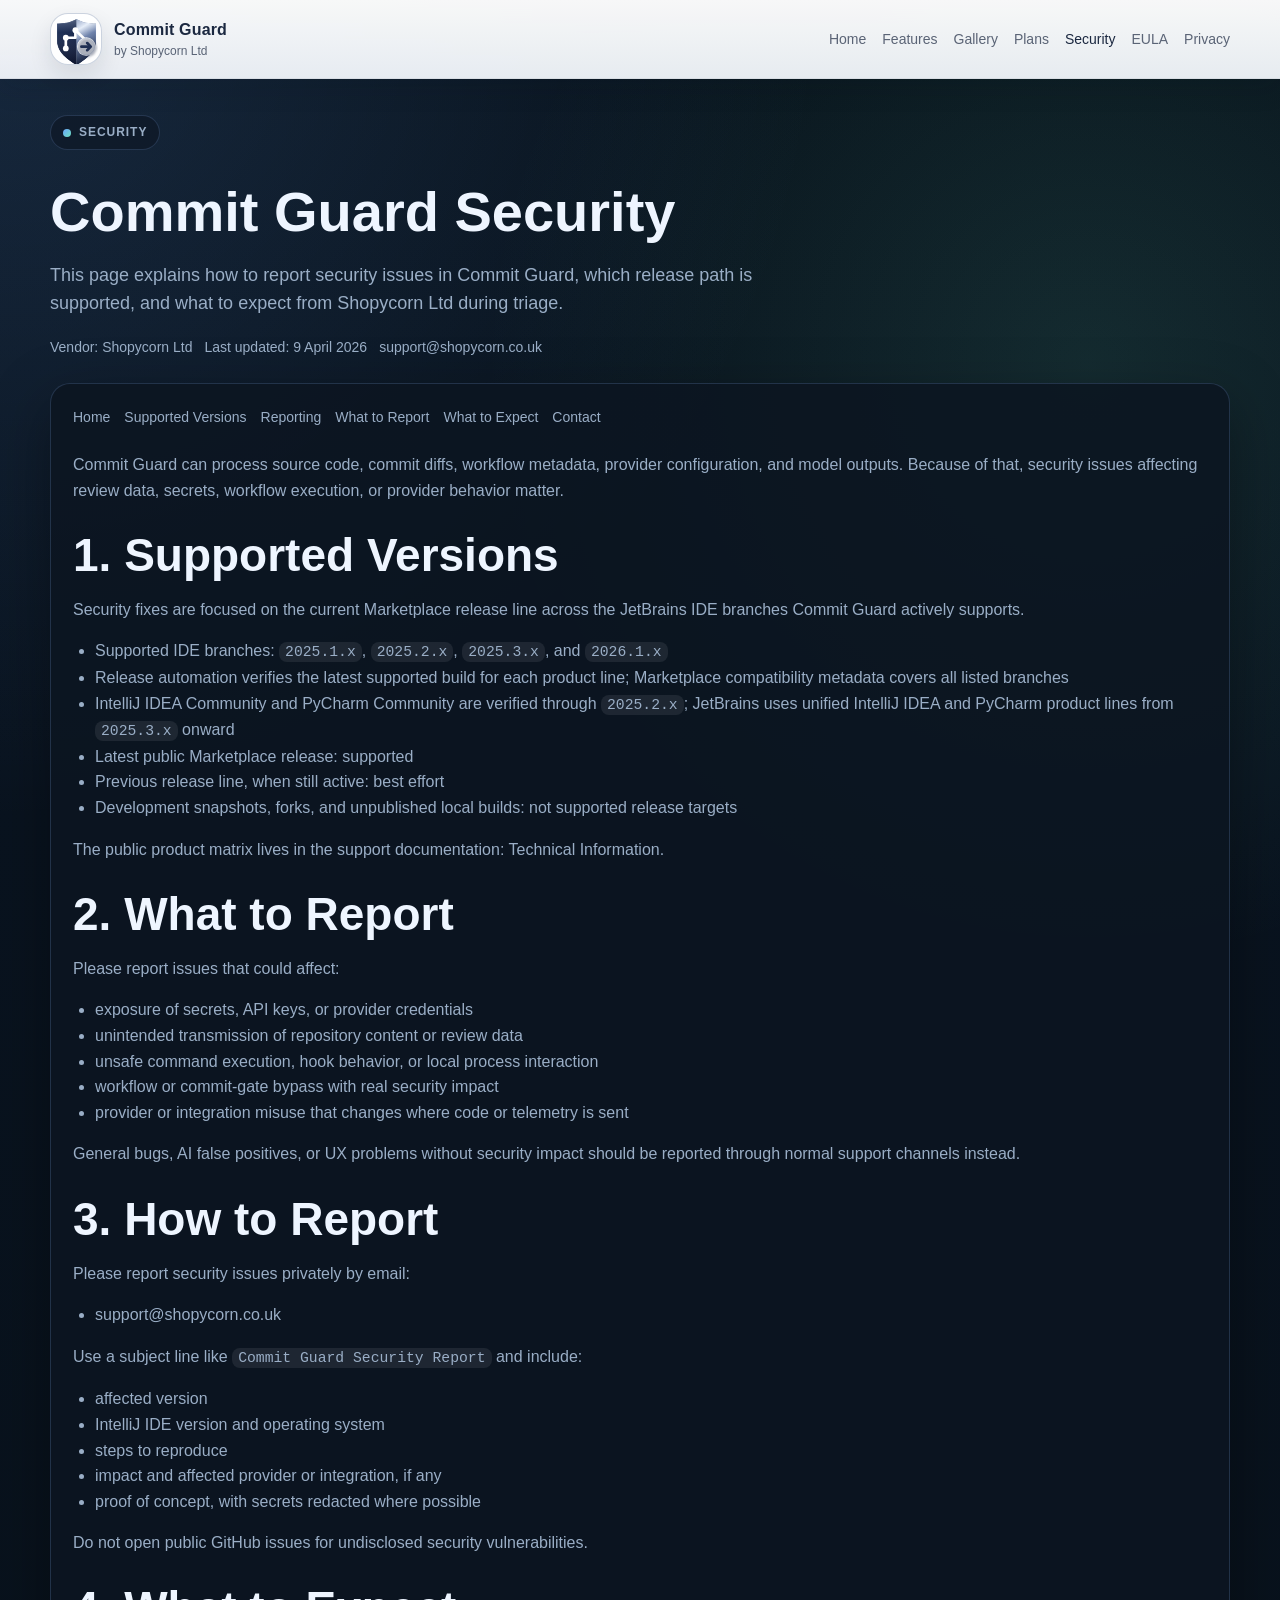
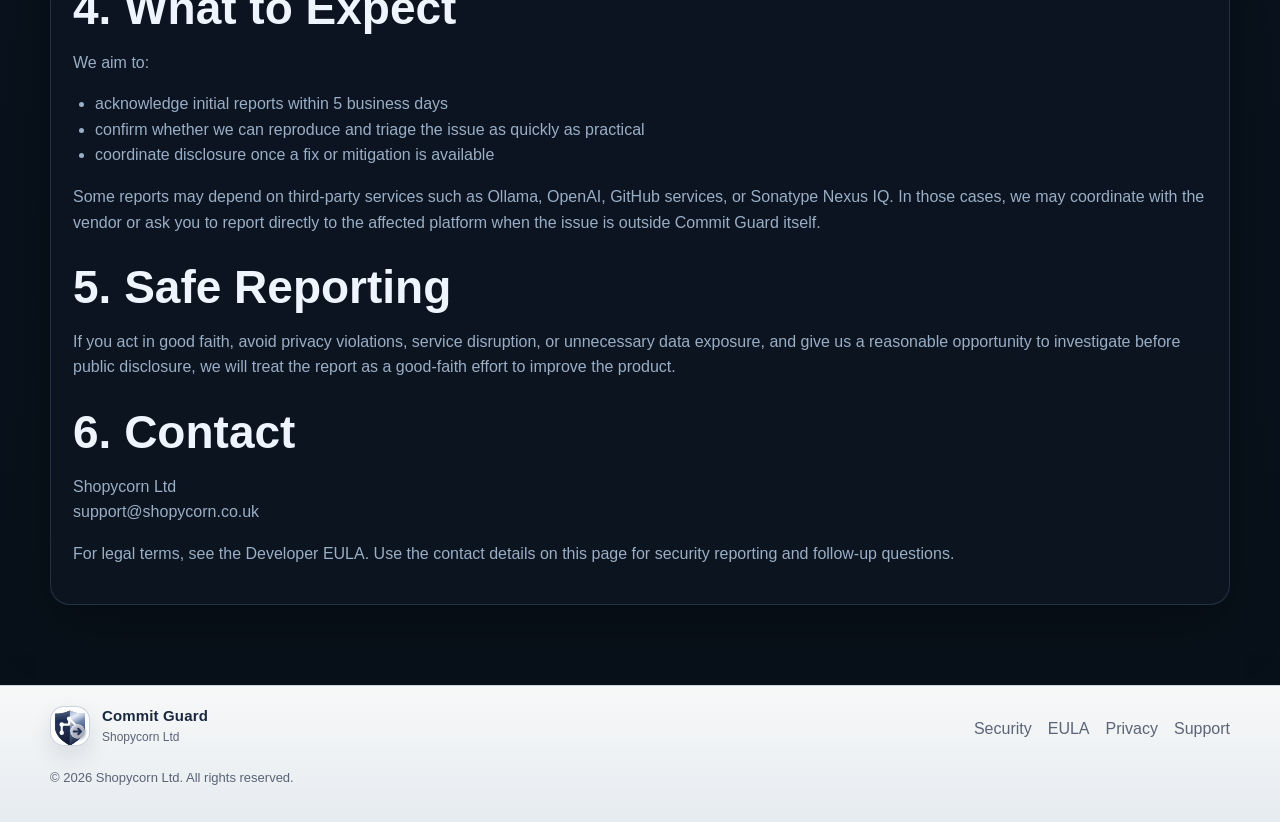
<file: security/index.html>
<!doctype html>
<html lang="en">
  <head>
    <meta charset="utf-8" />
    <meta name="viewport" content="width=device-width, initial-scale=1" />
    <title>Commit Guard Security</title>
    <meta
      name="description"
      content="How to report security issues in Commit Guard, what versions are supported, and how Shopycorn Ltd handles vulnerability reports."
    />
    <link rel="stylesheet" href="../assets/site.css" />
  </head>
  <body>
    <header class="site-header">
      <div class="container nav-shell">
        <a class="brand" href="../">
          <span class="brand-logo" aria-hidden="true">
            <img src="../assets/commit-guard-logo.svg" alt="Commit Guard logo" width="52" height="52" />
          </span>
          <span>
            <strong>Commit Guard</strong>
            <em>by Shopycorn Ltd</em>
          </span>
        </a>

        <nav class="site-nav" aria-label="Primary">
          <a href="../">Home</a>
          <a href="../#features">Features</a>
          <a href="../#gallery">Gallery</a>
          <a href="../#plans">Plans</a>
          <a href="../security/" aria-current="page">Security</a>
          <a href="../eula/">EULA</a>
          <a href="../privacy/">Privacy</a>
        </nav>
      </div>
    </header>

    <main class="legal legal-shell">
      <div class="container">
        <section class="legal-hero">
          <div class="eyebrow">Security</div>
          <h1>Commit Guard Security</h1>
          <p class="lede">
            This page explains how to report security issues in Commit Guard, which release path is supported, and what to expect from Shopycorn Ltd during triage.
          </p>
          <div class="meta">
            <span>Vendor: Shopycorn Ltd</span>
            <span>Last updated: 9 April 2026</span>
            <span><a href="mailto:support@shopycorn.co.uk">support@shopycorn.co.uk</a></span>
          </div>
        </section>

        <section class="legal-panel">
          <nav class="nav">
            <a href="../">Home</a>
            <a href="#supported">Supported Versions</a>
            <a href="#reporting">Reporting</a>
            <a href="#scope">What to Report</a>
            <a href="#expectations">What to Expect</a>
            <a href="#contact">Contact</a>
          </nav>

          <p>
            Commit Guard can process source code, commit diffs, workflow metadata, provider configuration, and model outputs. Because of that, security issues affecting review data, secrets, workflow execution, or provider behavior matter.
          </p>

          <h2 id="supported">1. Supported Versions</h2>
          <p>Security fixes are focused on the current Marketplace release line across the JetBrains IDE branches Commit Guard actively supports.</p>
          <ul>
            <li>Supported IDE branches: <code>2025.1.x</code>, <code>2025.2.x</code>, <code>2025.3.x</code>, and <code>2026.1.x</code></li>
            <li>Release automation verifies the latest supported build for each product line; Marketplace compatibility metadata covers all listed branches</li>
            <li>IntelliJ IDEA Community and PyCharm Community are verified through <code>2025.2.x</code>; JetBrains uses unified IntelliJ IDEA and PyCharm product lines from <code>2025.3.x</code> onward</li>
            <li>Latest public Marketplace release: supported</li>
            <li>Previous release line, when still active: best effort</li>
            <li>Development snapshots, forks, and unpublished local builds: not supported release targets</li>
          </ul>
          <p>
            The public product matrix lives in the support documentation:
            <a href="https://shopycornltd.github.io/commit-guard-support/docs/technical-information/">Technical Information</a>.
          </p>

          <h2 id="scope">2. What to Report</h2>
          <p>Please report issues that could affect:</p>
          <ul>
            <li>exposure of secrets, API keys, or provider credentials</li>
            <li>unintended transmission of repository content or review data</li>
            <li>unsafe command execution, hook behavior, or local process interaction</li>
            <li>workflow or commit-gate bypass with real security impact</li>
            <li>provider or integration misuse that changes where code or telemetry is sent</li>
          </ul>
          <p>General bugs, AI false positives, or UX problems without security impact should be reported through normal support channels instead.</p>

          <h2 id="reporting">3. How to Report</h2>
          <p>Please report security issues privately by email:</p>
          <ul>
            <li><a href="mailto:support@shopycorn.co.uk">support@shopycorn.co.uk</a></li>
          </ul>
          <p>Use a subject line like <code>Commit Guard Security Report</code> and include:</p>
          <ul>
            <li>affected version</li>
            <li>IntelliJ IDE version and operating system</li>
            <li>steps to reproduce</li>
            <li>impact and affected provider or integration, if any</li>
            <li>proof of concept, with secrets redacted where possible</li>
          </ul>
          <p>Do not open public GitHub issues for undisclosed security vulnerabilities.</p>

          <h2 id="expectations">4. What to Expect</h2>
          <p>We aim to:</p>
          <ul>
            <li>acknowledge initial reports within 5 business days</li>
            <li>confirm whether we can reproduce and triage the issue as quickly as practical</li>
            <li>coordinate disclosure once a fix or mitigation is available</li>
          </ul>
          <p>
            Some reports may depend on third-party services such as Ollama, OpenAI, GitHub services, or Sonatype Nexus IQ. In those cases, we may coordinate with the vendor or ask you to report directly to the affected platform when the issue is outside Commit Guard itself.
          </p>

          <h2>5. Safe Reporting</h2>
          <p>
            If you act in good faith, avoid privacy violations, service disruption, or unnecessary data exposure, and give us a reasonable opportunity to investigate before public disclosure, we will treat the report as a good-faith effort to improve the product.
          </p>

          <h2 id="contact">6. Contact</h2>
          <p>
            Shopycorn Ltd<br />
            <a href="mailto:support@shopycorn.co.uk">support@shopycorn.co.uk</a>
          </p>

          <p class="footer">
            For legal terms, see the <a href="../eula/">Developer EULA</a>. Use the contact details on this page for security reporting and follow-up questions.
          </p>
        </section>
      </div>
    </main>

    <footer class="site-footer">
      <div class="container footer-grid">
        <div>
          <a class="brand brand-footer" href="../">
            <span class="brand-logo" aria-hidden="true">
              <img src="../assets/commit-guard-logo.svg" alt="" width="40" height="40" />
            </span>
            <span>
              <strong>Commit Guard</strong>
              <em>Shopycorn Ltd</em>
            </span>
          </a>
        </div>
        <div class="footer-links">
          <a href="../security/">Security</a>
          <a href="../eula/">EULA</a>
          <a href="../privacy/">Privacy</a>
          <a href="mailto:support@shopycorn.co.uk">Support</a>
        </div>
      </div>
      <div class="container footer-copy">
        <span>&copy; 2026 Shopycorn Ltd. All rights reserved.</span>
      </div>
    </footer>
  </body>
</html>
</file>
<file: assets/site.css>
:root {
  --bg: #081019;
  --bg-soft: #0d1826;
  --panel: rgba(10, 18, 29, 0.82);
  --panel-2: rgba(15, 26, 40, 0.9);
  --border: rgba(139, 184, 255, 0.18);
  --text: #eef5ff;
  --muted: #9aaec6;
  --accent: #6ca7ff;
  --accent-2: #6de0be;
  --accent-3: #13273e;
  --shadow: 0 20px 60px rgba(0, 0, 0, 0.35);
  --radius-xl: 28px;
  --radius-lg: 20px;
  --radius-md: 16px;
  --max: 1180px;
  --chrome-bg: linear-gradient(180deg, rgba(255, 255, 255, 0.97), rgba(243, 247, 252, 0.95));
  --chrome-border: rgba(156, 170, 189, 0.34);
  --chrome-text: #1b2840;
  --chrome-muted: rgba(27, 40, 64, 0.7);
  --chrome-logo-bg: rgba(255, 255, 255, 0.92);
}

* {
  box-sizing: border-box;
}

html {
  scroll-behavior: smooth;
}

body {
  margin: 0;
  background:
    radial-gradient(circle at top left, rgba(108, 167, 255, 0.16), transparent 30%),
    radial-gradient(circle at 85% 15%, rgba(109, 224, 190, 0.12), transparent 26%),
    linear-gradient(180deg, #07111a 0%, #09131f 32%, #08111a 100%);
  color: var(--text);
  font-family: "Inter", "Segoe UI", Roboto, Helvetica, Arial, sans-serif;
  line-height: 1.6;
}

img {
  max-width: 100%;
  display: block;
}

a {
  color: inherit;
  text-decoration: none;
}

.container {
  width: min(calc(100% - 32px), var(--max));
  margin: 0 auto;
}

.site-header {
  position: sticky;
  top: 0;
  z-index: 20;
  backdrop-filter: blur(18px);
  background: var(--chrome-bg);
  border-bottom: 1px solid var(--chrome-border);
  box-shadow: 0 10px 24px rgba(11, 18, 31, 0.12);
}

.nav-shell {
  display: flex;
  align-items: center;
  justify-content: space-between;
  gap: 20px;
  min-height: 78px;
}

.brand {
  display: inline-flex;
  align-items: center;
  gap: 12px;
}

.brand-logo {
  width: 52px;
  height: 52px;
  flex: 0 0 52px;
  border-radius: 18px;
  overflow: hidden;
  background: var(--chrome-logo-bg);
  border: 1px solid rgba(184, 195, 211, 0.72);
  box-shadow: 0 10px 22px rgba(20, 29, 51, 0.1);
}

.brand-logo img {
  width: 114%;
  height: 114%;
  max-width: none;
  margin: -7%;
}

.brand span {
  display: grid;
}

.brand strong {
  font-size: 16px;
  letter-spacing: 0.01em;
  color: var(--chrome-text);
}

.brand em {
  color: var(--chrome-muted);
  font-style: normal;
  font-size: 12px;
}

.site-nav {
  display: flex;
  flex-wrap: wrap;
  gap: 16px;
  color: var(--chrome-muted);
  font-size: 14px;
}

.site-nav a[aria-current="page"] {
  color: var(--chrome-text);
}

.site-nav a:hover,
.footer-links a:hover,
.nav a:hover {
  color: var(--chrome-text);
}

.hero-band,
.section {
  padding: 56px 0;
}

.hero-grid {
  display: grid;
  grid-template-columns: 1.05fr 0.95fr;
  gap: 32px;
  align-items: center;
}

.eyebrow {
  display: inline-flex;
  align-items: center;
  gap: 8px;
  padding: 7px 12px;
  border-radius: 999px;
  border: 1px solid var(--border);
  background: rgba(14, 24, 38, 0.72);
  color: var(--muted);
  font-size: 12px;
  font-weight: 700;
  letter-spacing: 0.08em;
  text-transform: uppercase;
}

.eyebrow::before {
  content: "";
  width: 8px;
  height: 8px;
  border-radius: 999px;
  background: linear-gradient(135deg, var(--accent), var(--accent-2));
}

h1,
h2,
h3 {
  margin: 0;
  line-height: 1.08;
}

h1 {
  margin-top: 18px;
  font-size: clamp(40px, 7vw, 68px);
  max-width: 760px;
}

h2 {
  font-size: clamp(30px, 4vw, 46px);
  max-width: 820px;
}

h3 {
  font-size: 20px;
}

.lede,
.section-heading p,
.info-card p,
.gallery-copy p,
.plan-card li,
.cta-panel p,
.legal p,
.legal li,
.footer {
  color: var(--muted);
}

.lede {
  max-width: 720px;
  margin: 18px 0 0;
  font-size: 18px;
}

.hero-actions,
.actions {
  display: flex;
  flex-wrap: wrap;
  gap: 12px;
  margin-top: 24px;
}

.button {
  display: inline-flex;
  align-items: center;
  justify-content: center;
  min-height: 46px;
  padding: 0 18px;
  border-radius: 999px;
  border: 1px solid rgba(139, 184, 255, 0.22);
  background: linear-gradient(135deg, rgba(108, 167, 255, 0.2), rgba(109, 224, 190, 0.12));
  color: var(--text);
  font-weight: 700;
  box-shadow: var(--shadow);
}

.button.secondary {
  background: rgba(255, 255, 255, 0.03);
  color: var(--muted);
  box-shadow: none;
}

.hero-points {
  margin: 24px 0 0;
  padding-left: 20px;
  color: var(--muted);
}

.hero-points li + li {
  margin-top: 8px;
}

.hero-media,
.promo-frame,
.gallery-card,
.section-contrast,
.site-panel,
.legal-panel,
.cta-panel,
.info-card,
.plan-card {
  border: 1px solid var(--border);
  box-shadow: var(--shadow);
}

.promo-frame {
  padding: 16px;
  border-radius: var(--radius-xl);
  background: linear-gradient(180deg, rgba(13, 24, 38, 0.96), rgba(8, 18, 29, 0.9));
}

.promo-frame img {
  border-radius: 20px;
}

.section-heading {
  margin-bottom: 24px;
}

.section-heading .eyebrow {
  margin-bottom: 14px;
}

.section-heading p {
  margin: 14px 0 0;
  max-width: 760px;
  font-size: 17px;
}

.card-grid {
  display: grid;
  gap: 16px;
}

.feature-grid,
.plan-grid {
  grid-template-columns: repeat(2, minmax(0, 1fr));
}

.info-card,
.plan-card,
.cta-panel,
.legal-panel {
  padding: 22px;
  border-radius: var(--radius-lg);
  background: var(--panel);
}

.info-card p,
.plan-card ul {
  margin-top: 12px;
}

.plan-card ul {
  padding-left: 20px;
}

.plan-tier {
  display: inline-flex;
  margin-bottom: 14px;
  padding: 6px 10px;
  border-radius: 999px;
  background: rgba(255, 255, 255, 0.06);
  color: var(--muted);
  font-size: 12px;
  font-weight: 700;
  letter-spacing: 0.06em;
  text-transform: uppercase;
}

.featured-plan {
  background: linear-gradient(180deg, rgba(18, 33, 51, 0.95), rgba(12, 22, 36, 0.95));
}

.section-contrast {
  background: linear-gradient(180deg, rgba(11, 21, 34, 0.78), rgba(8, 17, 28, 0.42));
}

.gallery-grid {
  display: grid;
  grid-template-columns: repeat(2, minmax(0, 1fr));
  gap: 18px;
}

.gallery-card {
  overflow: hidden;
  border-radius: var(--radius-xl);
  background: var(--panel-2);
}

.gallery-card img {
  width: 100%;
  height: auto;
}

.gallery-card-wide {
  grid-column: 1 / -1;
}

.gallery-copy {
  padding: 18px 20px 22px;
}

.gallery-copy p {
  margin-top: 10px;
}

.compatibility-grid {
  display: grid;
  grid-template-columns: repeat(auto-fit, minmax(220px, 1fr));
  gap: 16px;
  margin-top: 24px;
}

.ide-card {
  padding: 22px;
  border-radius: var(--radius-lg);
  border: 1px solid var(--border);
  background: rgba(12, 21, 33, 0.88);
  box-shadow: var(--shadow);
}

.ide-card-header {
  display: flex;
  align-items: center;
  gap: 14px;
  margin-bottom: 16px;
}

.ide-mark {
  display: grid;
  place-items: center;
  width: 58px;
  height: 58px;
  flex: 0 0 58px;
  padding: 10px;
  border-radius: 18px;
  border: 1px solid rgba(139, 184, 255, 0.18);
  background: rgba(255, 255, 255, 0.04);
}

.ide-mark img {
  width: 100%;
  height: 100%;
  object-fit: contain;
}

.ide-card h3 {
  font-size: 18px;
}

.version-chips {
  display: flex;
  flex-wrap: wrap;
  gap: 10px;
}

.version-chip {
  display: inline-flex;
  align-items: center;
  min-height: 34px;
  padding: 0 12px;
  border-radius: 999px;
  border: 1px solid rgba(139, 184, 255, 0.18);
  background: rgba(108, 167, 255, 0.12);
  color: #dce8ff;
  font-size: 12px;
  font-weight: 700;
  letter-spacing: 0.04em;
}

.compatibility-note {
  margin-top: 18px;
  color: var(--muted);
}

.compatibility-note p {
  margin: 0;
}

.cta-panel {
  display: flex;
  align-items: center;
  justify-content: space-between;
  gap: 24px;
  margin-top: 24px;
}

.site-footer {
  padding: 18px 0 34px;
  margin-top: 24px;
  border-top: 1px solid var(--chrome-border);
  background: var(--chrome-bg);
  box-shadow: 0 -10px 24px rgba(11, 18, 31, 0.08);
}

.footer-grid {
  display: flex;
  align-items: center;
  justify-content: space-between;
  gap: 18px;
}

.footer-links {
  display: flex;
  flex-wrap: wrap;
  gap: 16px;
  color: var(--chrome-muted);
}

.footer-copy {
  margin-top: 14px;
  color: var(--chrome-muted);
  font-size: 13px;
}

.brand-footer strong {
  font-size: 15px;
}

.brand-footer .brand-logo {
  width: 40px;
  height: 40px;
  flex-basis: 40px;
  border-radius: 14px;
}

.legal-shell {
  padding: 36px 0 56px;
}

.legal-hero {
  margin-bottom: 24px;
}

.legal-hero .eyebrow {
  margin-bottom: 14px;
}

.legal-hero h1 {
  font-size: clamp(34px, 5vw, 56px);
}

.meta {
  display: flex;
  flex-wrap: wrap;
  gap: 12px;
  margin-top: 18px;
  color: var(--muted);
  font-size: 14px;
}

.legal-panel {
  background: rgba(12, 21, 33, 0.86);
}

.nav {
  display: flex;
  flex-wrap: wrap;
  gap: 14px;
  margin-bottom: 24px;
  color: var(--muted);
  font-size: 14px;
}

.legal h2,
.legal h3 {
  margin-top: 28px;
  scroll-margin-top: 92px;
}

.legal ul {
  padding-left: 22px;
}

code {
  padding: 2px 6px;
  border-radius: 8px;
  background: rgba(255, 255, 255, 0.08);
  font-family: "SFMono-Regular", Consolas, "Liberation Mono", Menlo, monospace;
  font-size: 0.92em;
}

@media (max-width: 960px) {
  .hero-grid,
  .feature-grid,
  .plan-grid,
  .gallery-grid,
  .cta-panel,
  .footer-grid {
    grid-template-columns: 1fr;
    display: grid;
  }

  .nav-shell,
  .site-nav {
    align-items: flex-start;
  }

  .nav-shell {
    flex-direction: column;
    padding: 14px 0;
  }

  .cta-panel {
    justify-content: flex-start;
  }

  .footer-grid {
    gap: 14px;
  }
}

@media (max-width: 640px) {
  .hero-band,
  .section,
  .legal-shell {
    padding: 34px 0;
  }

  .container {
    width: min(calc(100% - 24px), var(--max));
  }

  .promo-frame,
  .gallery-card,
  .info-card,
  .plan-card,
  .cta-panel,
  .legal-panel {
    border-radius: 18px;
  }

  .site-nav,
  .footer-links,
  .nav {
    gap: 12px;
  }

  .meta {
    flex-direction: column;
    gap: 8px;
  }
}
</file>
